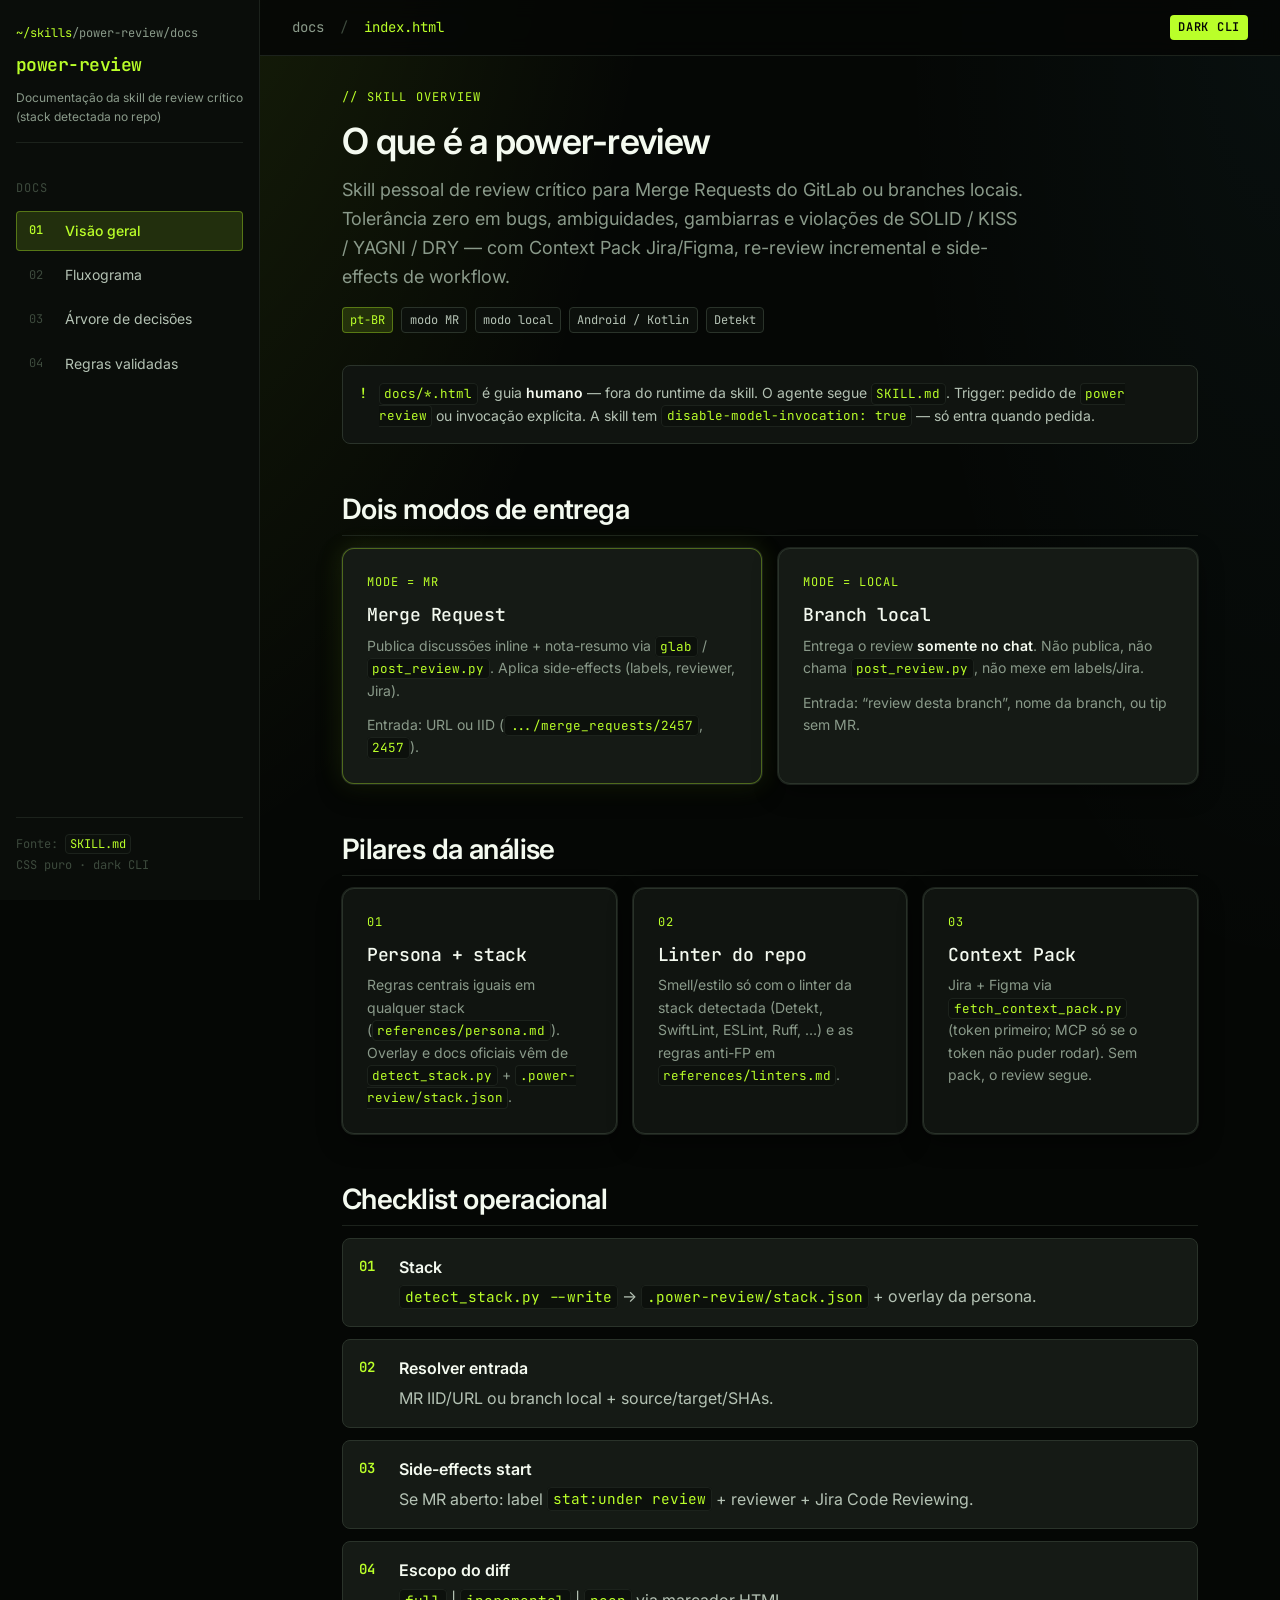
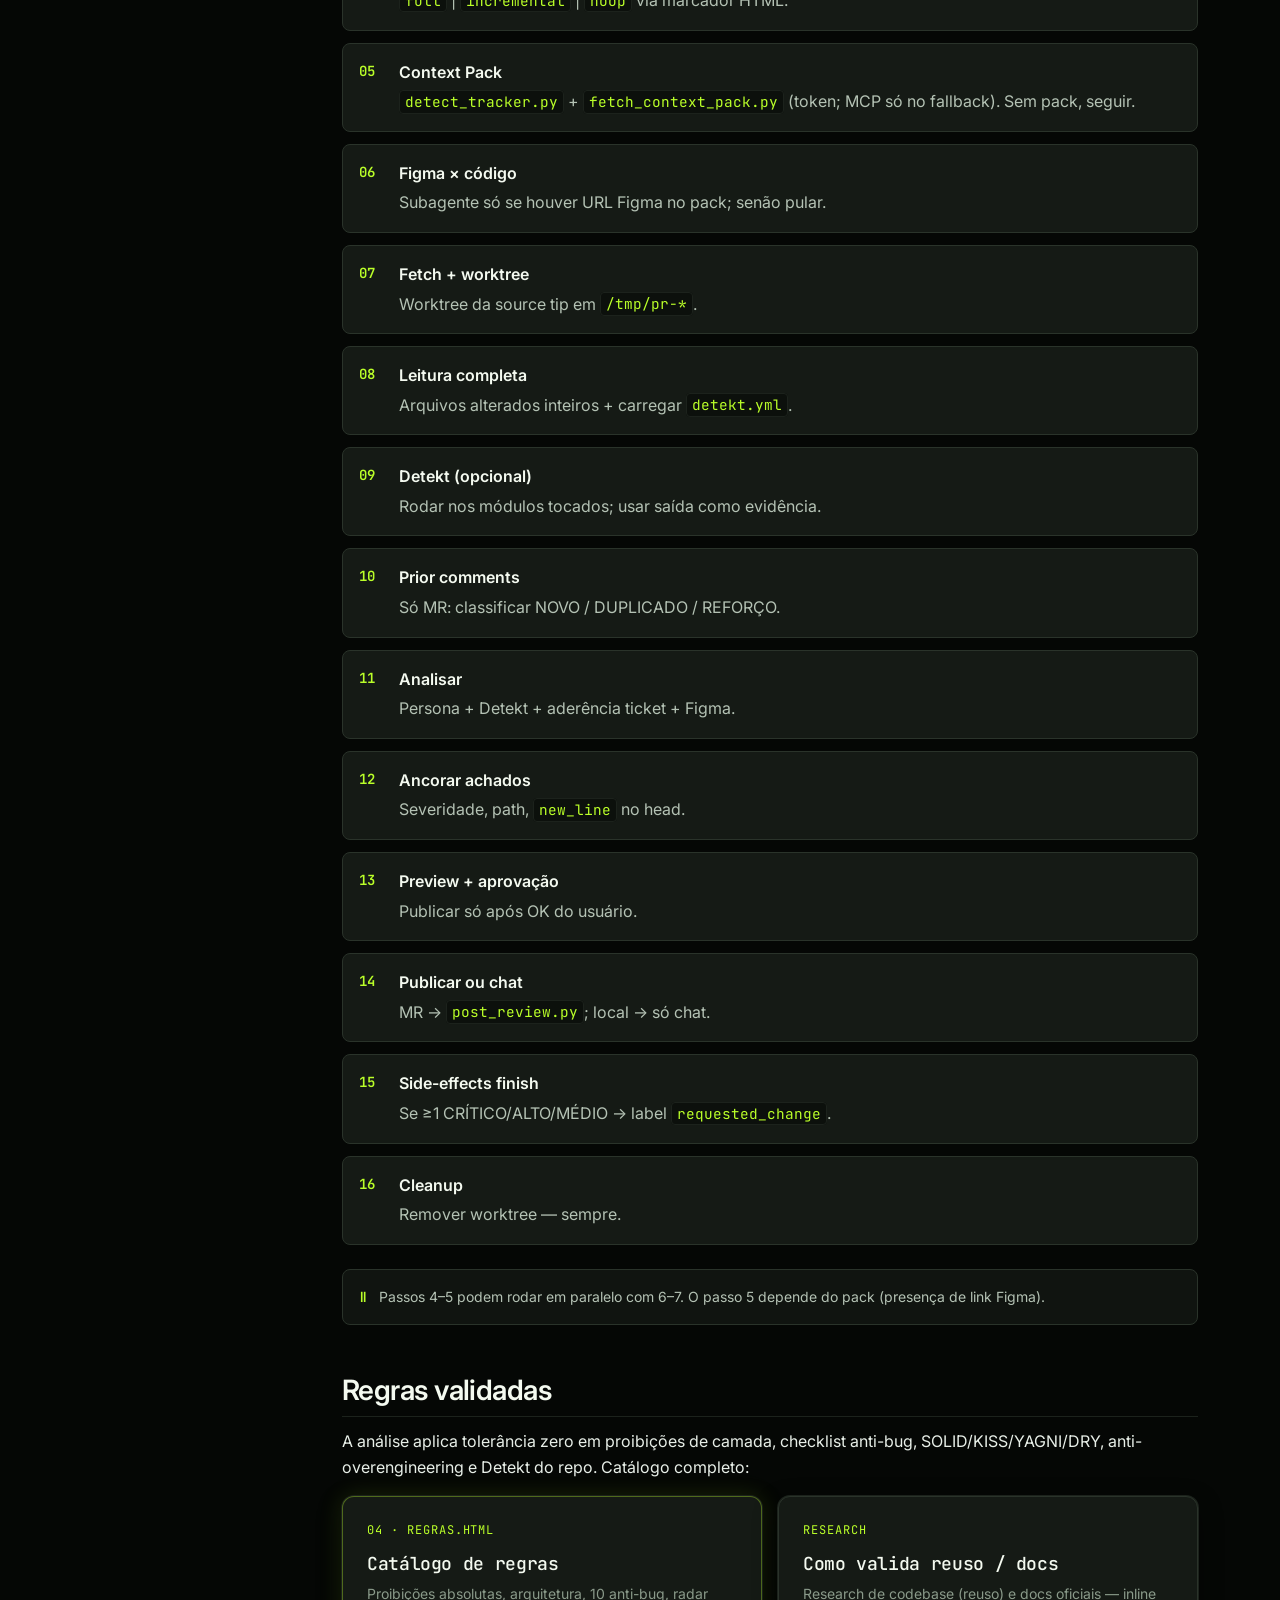
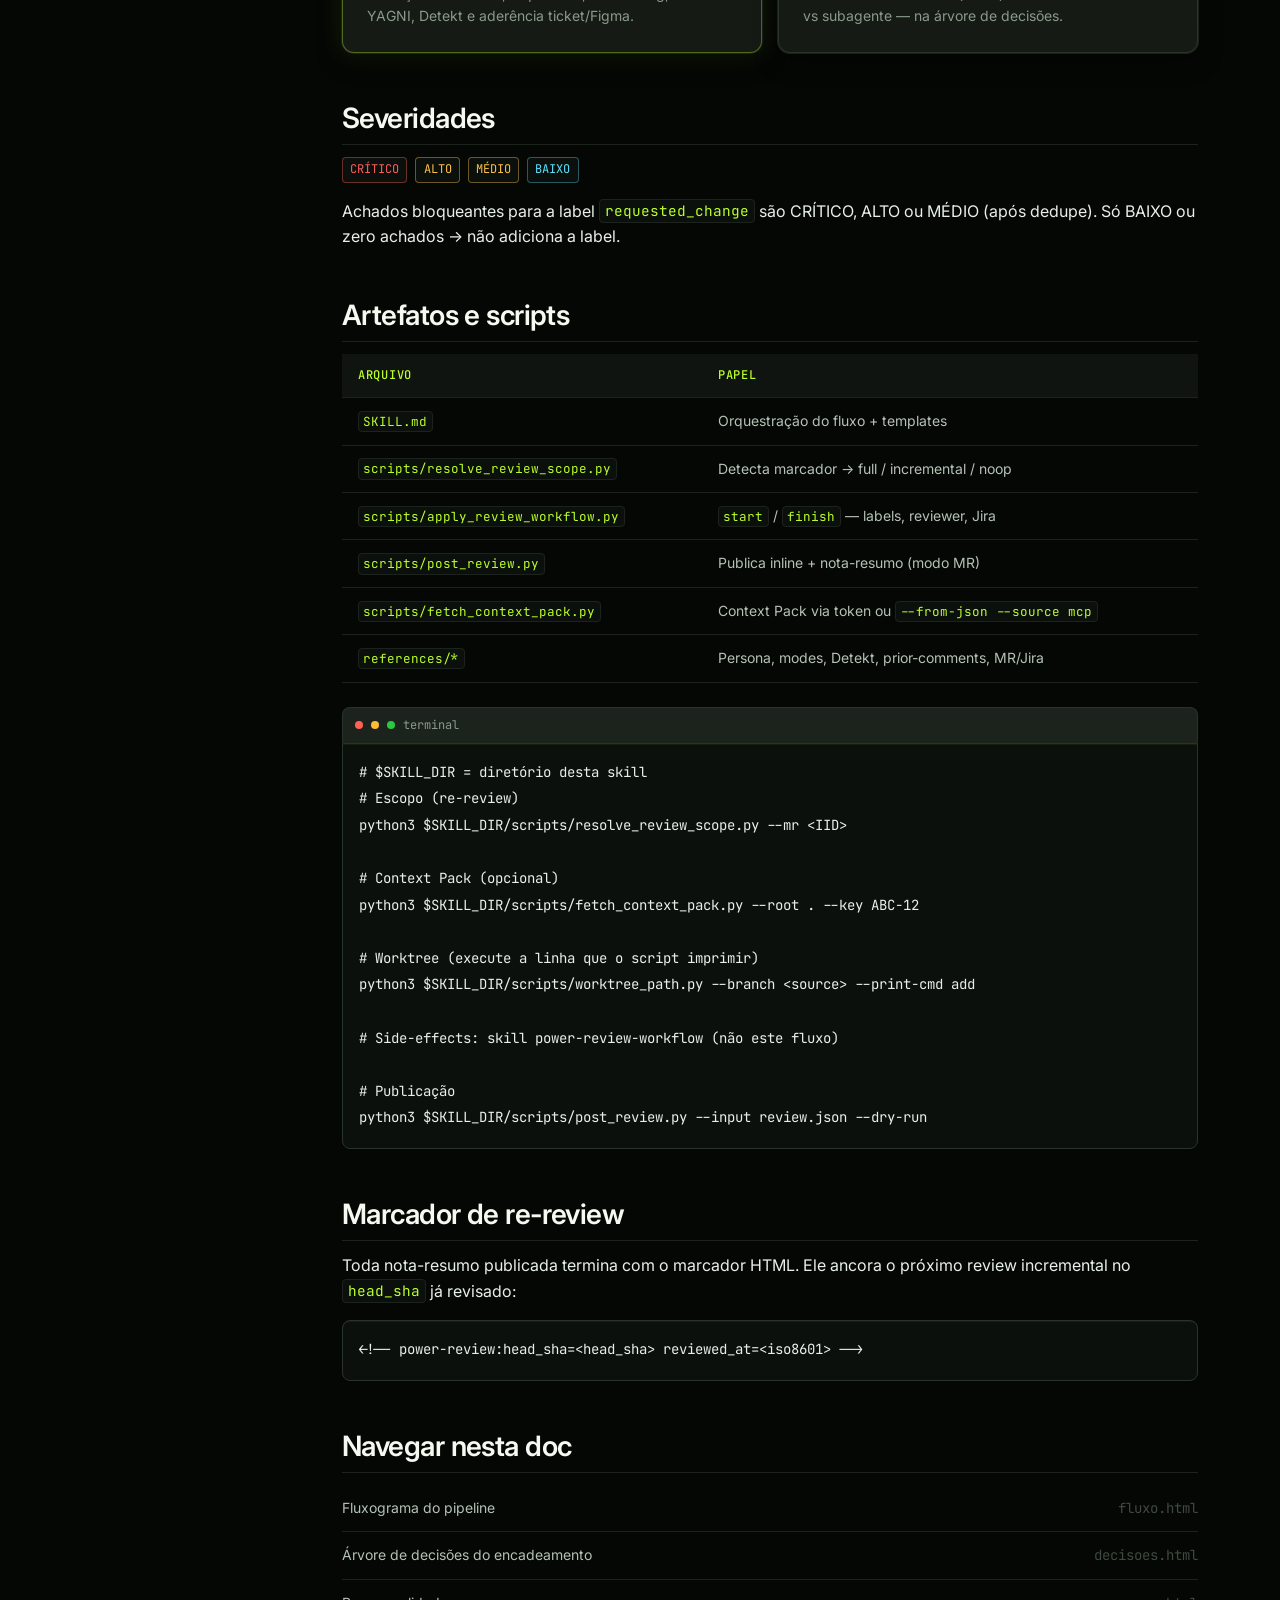
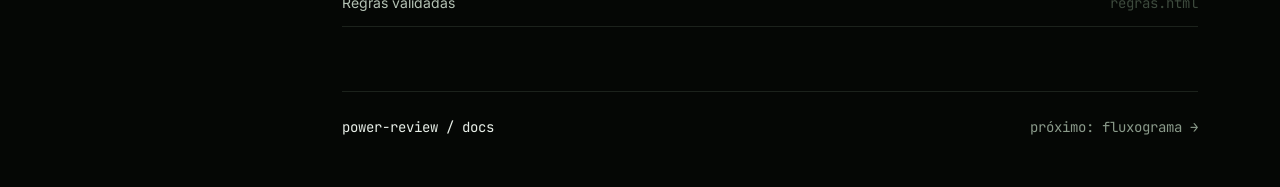
<file: skills/review/power-review/docs/index.html>
<!DOCTYPE html>
<html lang="pt-BR">
<head>
  <meta charset="UTF-8" />
  <meta name="viewport" content="width=device-width, initial-scale=1" />
  <title>power-review — visão geral</title>
  <link rel="preconnect" href="https://fonts.googleapis.com" />
  <link rel="preconnect" href="https://fonts.gstatic.com" crossorigin />
  <link href="https://fonts.googleapis.com/css2?family=Inter:wght@400;500;600;700&family=JetBrains+Mono:wght@400;500;600&display=swap" rel="stylesheet" />
  <link rel="stylesheet" href="assets/css/styles.css" />
</head>
<body>
  <div class="shell">
    <!-- NAV: manter igual em todas as páginas -->
    <aside class="sidebar">
      <div class="brand">
        <div class="brand__prompt"><span>~/skills</span>/power-review/docs</div>
        <div class="brand__title">power-review</div>
        <div class="brand__sub">Documentação da skill de review crítico (stack detectada no repo)</div>
      </div>

      <nav class="nav" aria-label="Documentação">
        <div class="nav__label">docs</div>
        <a class="nav__link is-active" href="index.html">
          <span class="nav__idx">01</span> Visão geral
        </a>
        <a class="nav__link" href="fluxo.html">
          <span class="nav__idx">02</span> Fluxograma
        </a>
        <a class="nav__link" href="decisoes.html">
          <span class="nav__idx">03</span> Árvore de decisões
        </a>
        <a class="nav__link" href="regras.html">
          <span class="nav__idx">04</span> Regras validadas
        </a>
      </nav>

      <div class="sidebar__foot">
        Fonte: <code>SKILL.md</code><br />
        CSS puro · dark CLI
      </div>
    </aside>

    <div class="main">
      <header class="topbar">
        <div class="topbar__path">
          docs <span class="sep">/</span> <span class="file">index.html</span>
        </div>
        <span class="topbar__badge">dark cli</span>
      </header>

      <main class="content">
        <header class="page-header">
          <div class="page-header__kicker">// skill overview</div>
          <h1>O que é a power-review</h1>
          <p class="lead">
            Skill pessoal de review crítico para Merge Requests do GitLab ou branches locais.
            Tolerância zero em bugs, ambiguidades, gambiarras e violações de SOLID / KISS / YAGNI / DRY —
            com Context Pack Jira/Figma, re-review incremental e side-effects de workflow.
          </p>
          <div class="tag-row">
            <span class="tag tag--lime">pt-BR</span>
            <span class="tag">modo MR</span>
            <span class="tag">modo local</span>
            <span class="tag">Android / Kotlin</span>
            <span class="tag">Detekt</span>
          </div>
        </header>

        <div class="callout">
          <div class="callout__icon">!</div>
          <p>
            <code>docs/*.html</code> é guia <strong>humano</strong> — fora do runtime
            da skill. O agente segue <code>SKILL.md</code>.
            Trigger: pedido de <code>power review</code> ou invocação explícita.
            A skill tem <code>disable-model-invocation: true</code> — só entra quando pedida.
          </p>
        </div>

        <section id="modos">
          <h2>Dois modos de entrega</h2>
          <div class="grid grid--2">
            <article class="card card--accent">
              <div class="card__meta">mode = mr</div>
              <h3 class="card__title">Merge Request</h3>
              <p class="card__body">
                Publica discussões inline + nota-resumo via <code>glab</code> /
                <code>post_review.py</code>. Aplica side-effects (labels, reviewer, Jira).
              </p>
              <p class="card__body">
                Entrada: URL ou IID (<code>.../merge_requests/2457</code>, <code>2457</code>).
              </p>
            </article>
            <article class="card">
              <div class="card__meta">mode = local</div>
              <h3 class="card__title">Branch local</h3>
              <p class="card__body">
                Entrega o review <strong>somente no chat</strong>. Não publica, não chama
                <code>post_review.py</code>, não mexe em labels/Jira.
              </p>
              <p class="card__body">
                Entrada: “review desta branch”, nome da branch, ou tip sem MR.
              </p>
            </article>
          </div>
        </section>

        <section id="pilares">
          <h2>Pilares da análise</h2>
          <div class="grid grid--3">
            <article class="card card--soft">
              <div class="card__meta">01</div>
              <h3 class="card__title">Persona + stack</h3>
              <p class="card__body">
                Regras centrais iguais em qualquer stack
                (<code>references/persona.md</code>). Overlay e docs oficiais
                vêm de <code>detect_stack.py</code> +
                <code>.power-review/stack.json</code>.
              </p>
            </article>
            <article class="card card--soft">
              <div class="card__meta">02</div>
              <h3 class="card__title">Linter do repo</h3>
              <p class="card__body">
                Smell/estilo só com o linter da stack detectada (Detekt, SwiftLint,
                ESLint, Ruff, …) e as regras anti-FP em
                <code>references/linters.md</code>.
              </p>
            </article>
            <article class="card card--soft">
              <div class="card__meta">03</div>
              <h3 class="card__title">Context Pack</h3>
              <p class="card__body">
                Jira + Figma via <code>fetch_context_pack.py</code> (token primeiro;
                MCP só se o token não puder rodar). Sem pack, o review segue.
              </p>
            </article>
          </div>
        </section>

        <section id="checklist">
          <h2>Checklist operacional</h2>
          <ol class="steps">
            <li>
              <strong>Stack</strong>
              <code>detect_stack.py --write</code> →
              <code>.power-review/stack.json</code> + overlay da persona.
            </li>
            <li>
              <strong>Resolver entrada</strong>
              MR IID/URL ou branch local + source/target/SHAs.
            </li>
            <li>
              <strong>Side-effects start</strong>
              Se MR aberto: label <code>stat:under review</code> + reviewer + Jira Code Reviewing.
            </li>
            <li>
              <strong>Escopo do diff</strong>
              <code>full</code> | <code>incremental</code> | <code>noop</code> via marcador HTML.
            </li>
            <li>
              <strong>Context Pack</strong>
              <code>detect_tracker.py</code> + <code>fetch_context_pack.py</code>
              (token; MCP só no fallback). Sem pack, seguir.
            </li>
            <li>
              <strong>Figma × código</strong>
              Subagente só se houver URL Figma no pack; senão pular.
            </li>
            <li>
              <strong>Fetch + worktree</strong>
              Worktree da source tip em <code>/tmp/pr-*</code>.
            </li>
            <li>
              <strong>Leitura completa</strong>
              Arquivos alterados inteiros + carregar <code>detekt.yml</code>.
            </li>
            <li>
              <strong>Detekt (opcional)</strong>
              Rodar nos módulos tocados; usar saída como evidência.
            </li>
            <li>
              <strong>Prior comments</strong>
              Só MR: classificar NOVO / DUPLICADO / REFORÇO.
            </li>
            <li>
              <strong>Analisar</strong>
              Persona + Detekt + aderência ticket + Figma.
            </li>
            <li>
              <strong>Ancorar achados</strong>
              Severidade, path, <code>new_line</code> no head.
            </li>
            <li>
              <strong>Preview + aprovação</strong>
              Publicar só após OK do usuário.
            </li>
            <li>
              <strong>Publicar ou chat</strong>
              MR → <code>post_review.py</code>; local → só chat.
            </li>
            <li>
              <strong>Side-effects finish</strong>
              Se ≥1 CRÍTICO/ALTO/MÉDIO → label <code>requested_change</code>.
            </li>
            <li>
              <strong>Cleanup</strong>
              Remover worktree — sempre.
            </li>
          </ol>
          <div class="callout">
            <div class="callout__icon">∥</div>
            <p>
              Passos 4–5 podem rodar em paralelo com 6–7. O passo 5 depende do pack
              (presença de link Figma).
            </p>
          </div>
        </section>

        <section id="regras">
          <h2>Regras validadas</h2>
          <p>
            A análise aplica tolerância zero em proibições de camada, checklist anti-bug,
            SOLID/KISS/YAGNI/DRY, anti-overengineering e Detekt do repo.
            Catálogo completo:
          </p>
          <div class="grid grid--2">
            <a class="card card--accent" href="regras.html" style="display: block; color: inherit;">
              <div class="card__meta">04 · regras.html</div>
              <h3 class="card__title">Catálogo de regras</h3>
              <p class="card__body">
                Proibições absolutas, arquitetura, 10 anti-bug, radar YAGNI, Detekt e aderência ticket/Figma.
              </p>
            </a>
            <a class="card" href="decisoes.html#d-research-code" style="display: block; color: inherit;">
              <div class="card__meta">research</div>
              <h3 class="card__title">Como valida reuso / docs</h3>
              <p class="card__body">
                Research de codebase (reuso) e docs oficiais — inline vs subagente — na árvore de decisões.
              </p>
            </a>
          </div>
        </section>

        <section id="severidades">
          <h2>Severidades</h2>
          <div class="tag-row">
            <span class="tag tag--red">CRÍTICO</span>
            <span class="tag tag--amber">ALTO</span>
            <span class="tag tag--amber">MÉDIO</span>
            <span class="tag tag--cyan">BAIXO</span>
          </div>
          <p>
            Achados bloqueantes para a label <code>requested_change</code> são
            CRÍTICO, ALTO ou MÉDIO (após dedupe). Só BAIXO ou zero achados → não adiciona a label.
          </p>
        </section>

        <section id="artefatos">
          <h2>Artefatos e scripts</h2>
          <table>
            <thead>
              <tr>
                <th>Arquivo</th>
                <th>Papel</th>
              </tr>
            </thead>
            <tbody>
              <tr>
                <td><code>SKILL.md</code></td>
                <td>Orquestração do fluxo + templates</td>
              </tr>
              <tr>
                <td><code>scripts/resolve_review_scope.py</code></td>
                <td>Detecta marcador → full / incremental / noop</td>
              </tr>
              <tr>
                <td><code>scripts/apply_review_workflow.py</code></td>
                <td><code>start</code> / <code>finish</code> — labels, reviewer, Jira</td>
              </tr>
              <tr>
                <td><code>scripts/post_review.py</code></td>
                <td>Publica inline + nota-resumo (modo MR)</td>
              </tr>
              <tr>
                <td><code>scripts/fetch_context_pack.py</code></td>
                <td>Context Pack via token ou <code>--from-json --source mcp</code></td>
              </tr>
              <tr>
                <td><code>references/*</code></td>
                <td>Persona, modes, Detekt, prior-comments, MR/Jira</td>
              </tr>
            </tbody>
          </table>

          <div class="cli-block">
            <div class="cli-block__bar">
              <span class="cli-block__dot"></span>
              <span class="cli-block__dot"></span>
              <span class="cli-block__dot"></span>
              terminal
            </div>
            <pre><code># $SKILL_DIR = diretório desta skill
# Escopo (re-review)
python3 $SKILL_DIR/scripts/resolve_review_scope.py --mr &lt;IID&gt;

# Context Pack (opcional)
python3 $SKILL_DIR/scripts/fetch_context_pack.py --root . --key ABC-12

# Worktree (execute a linha que o script imprimir)
python3 $SKILL_DIR/scripts/worktree_path.py --branch &lt;source&gt; --print-cmd add

# Side-effects: skill power-review-workflow (não este fluxo)

# Publicação
python3 $SKILL_DIR/scripts/post_review.py --input review.json --dry-run</code></pre>
          </div>
        </section>

        <section id="marcador">
          <h2>Marcador de re-review</h2>
          <p>
            Toda nota-resumo publicada termina com o marcador HTML. Ele ancora o próximo
            review incremental no <code>head_sha</code> já revisado:
          </p>
          <pre><code>&lt;!-- power-review:head_sha=&lt;head_sha&gt; reviewed_at=&lt;iso8601&gt; --&gt;</code></pre>
        </section>

        <section id="navegacao">
          <h2>Navegar nesta doc</h2>
          <ul class="toc">
            <li>
              <a href="fluxo.html">
                Fluxograma do pipeline
                <span class="toc__hash">fluxo.html</span>
              </a>
            </li>
            <li>
              <a href="decisoes.html">
                Árvore de decisões do encadeamento
                <span class="toc__hash">decisoes.html</span>
              </a>
            </li>
            <li>
              <a href="regras.html">
                Regras validadas
                <span class="toc__hash">regras.html</span>
              </a>
            </li>
          </ul>
        </section>

        <footer class="page-footer">
          <span>power-review / docs</span>
          <a href="fluxo.html">próximo: fluxograma →</a>
        </footer>
      </main>
    </div>
  </div>
</body>
</html>
</file>
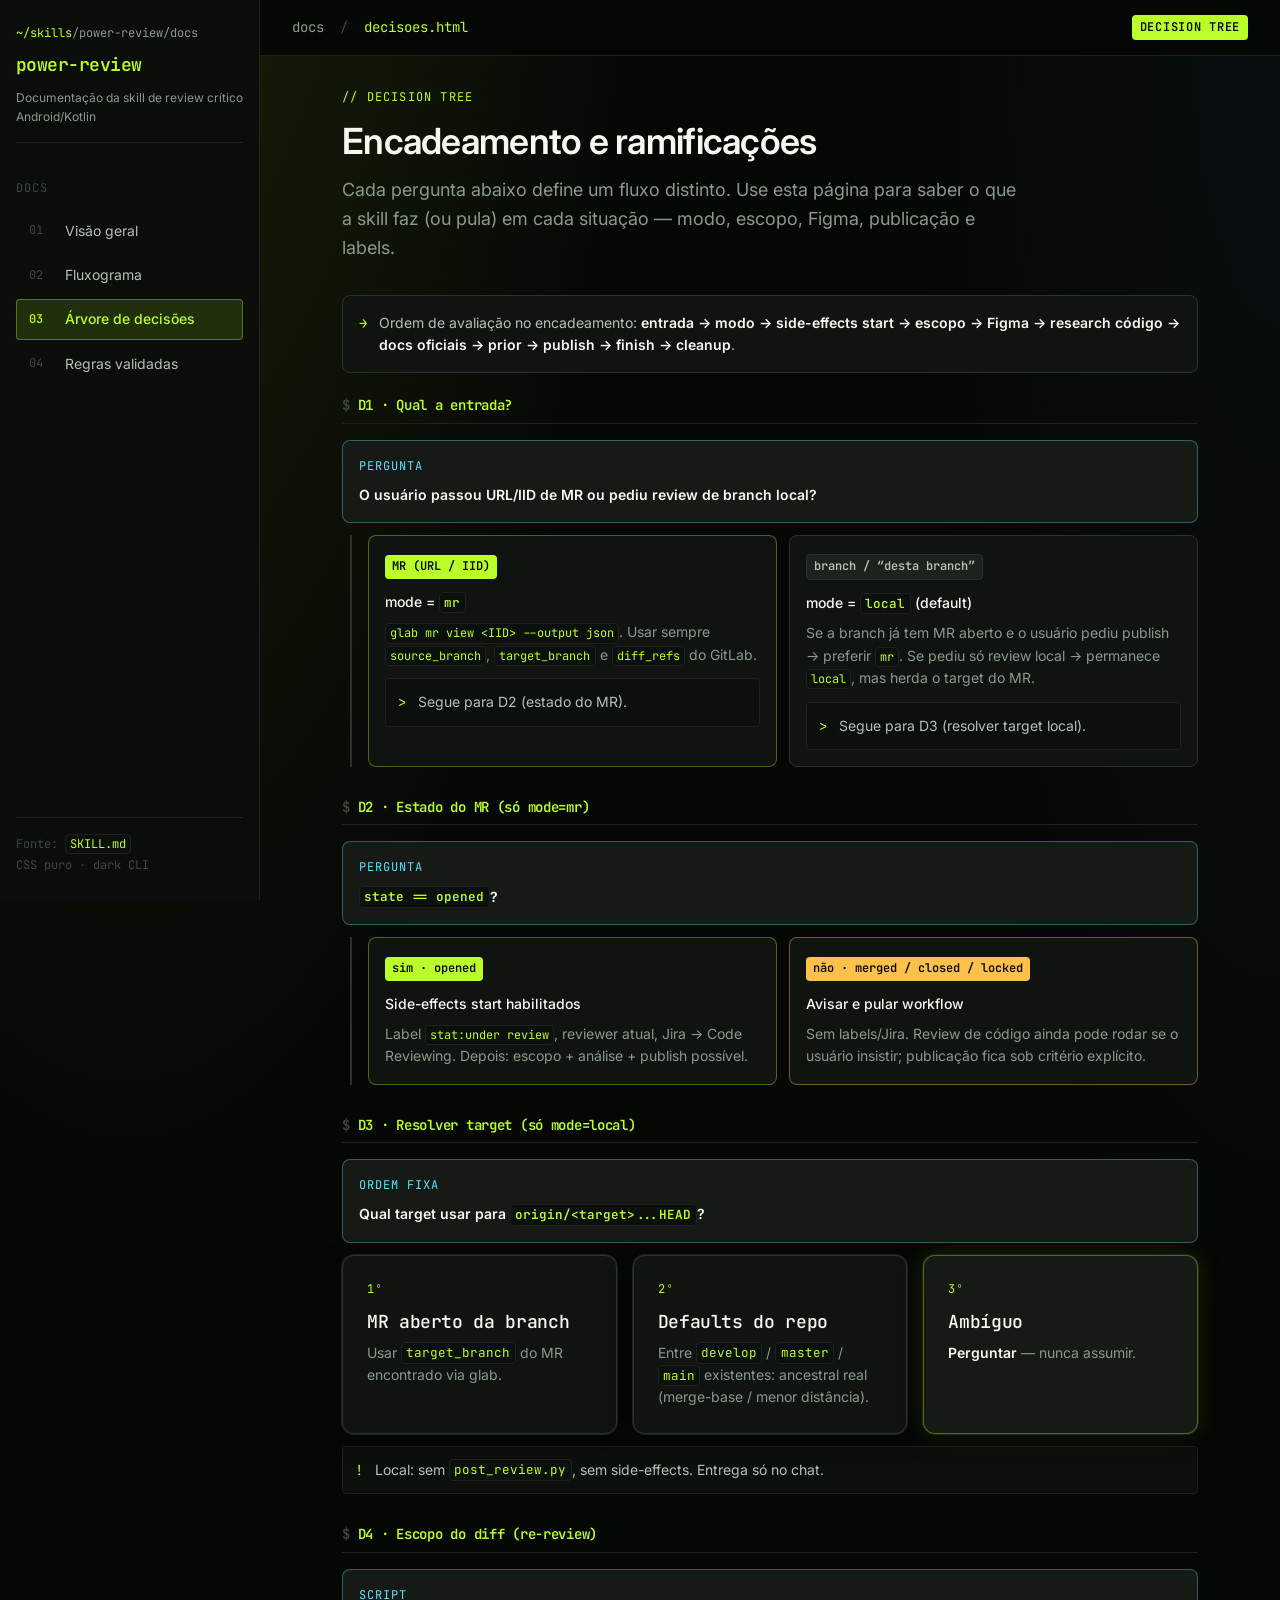
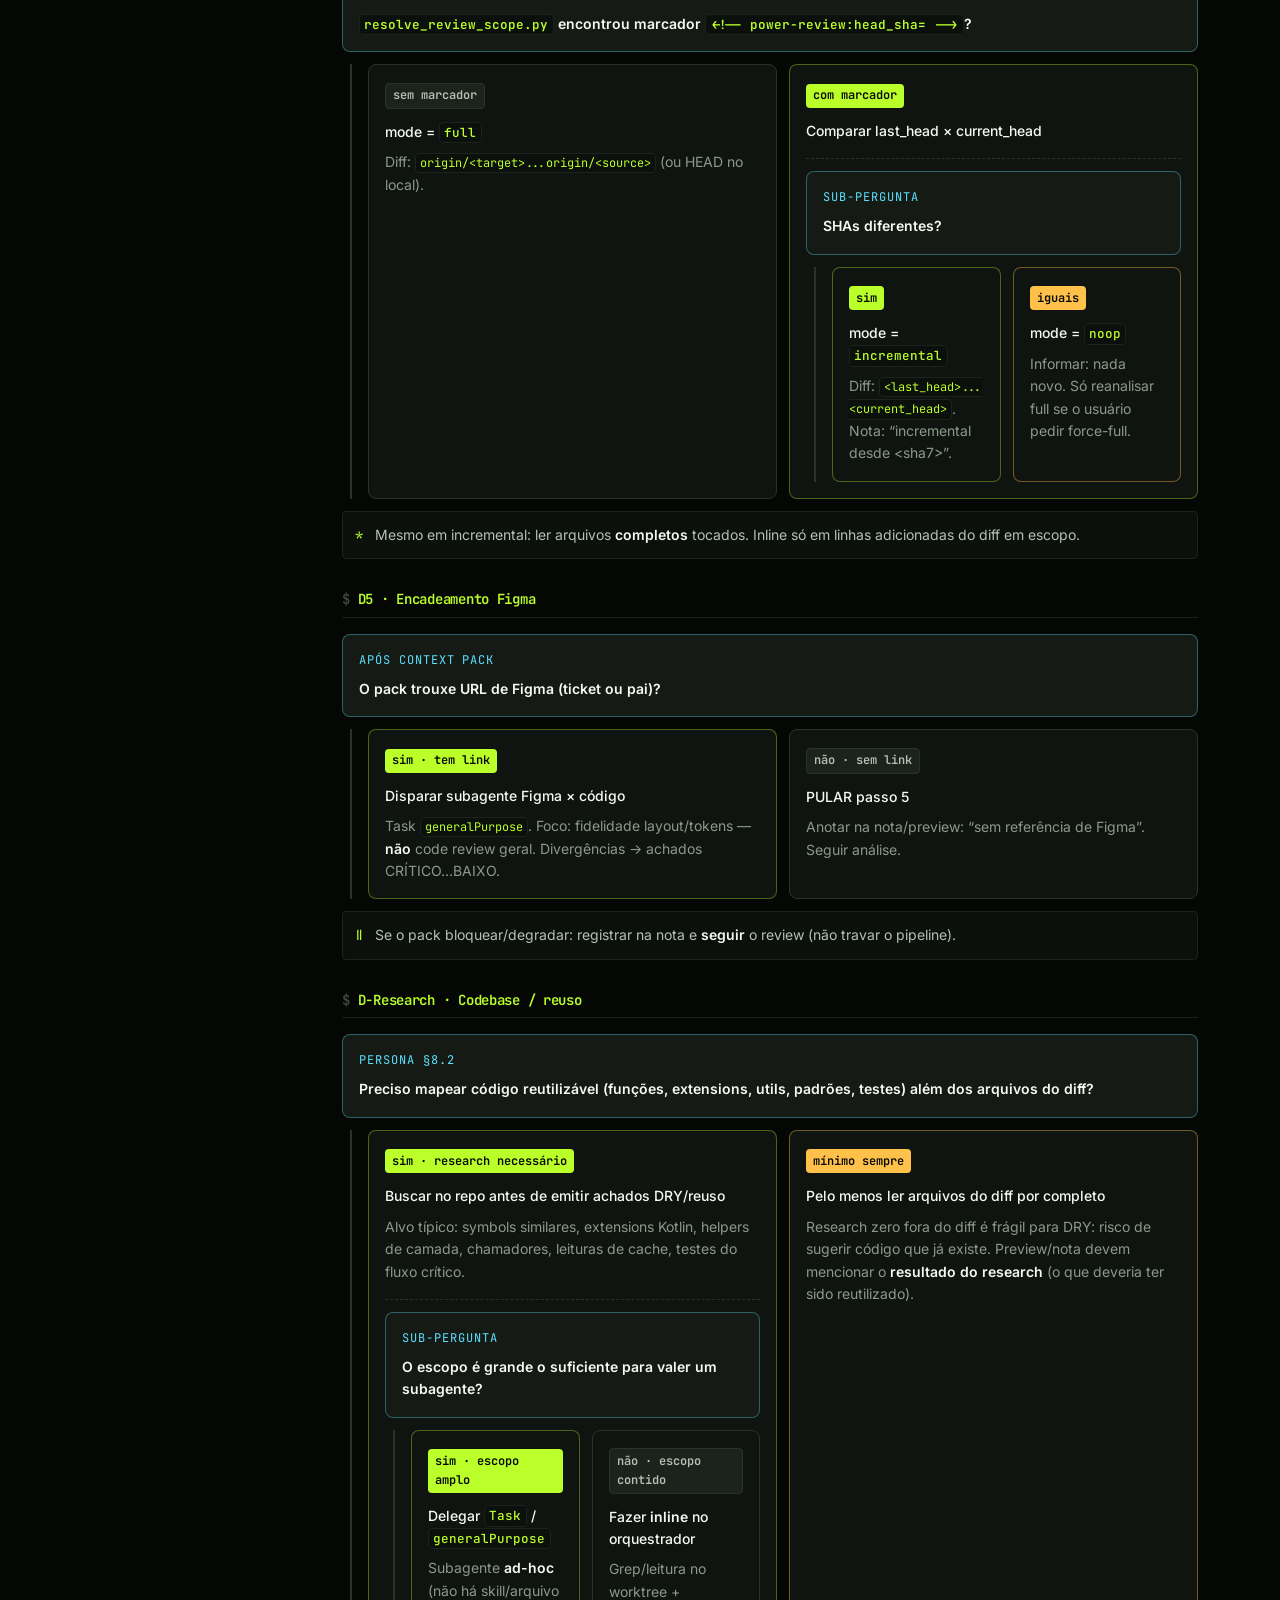
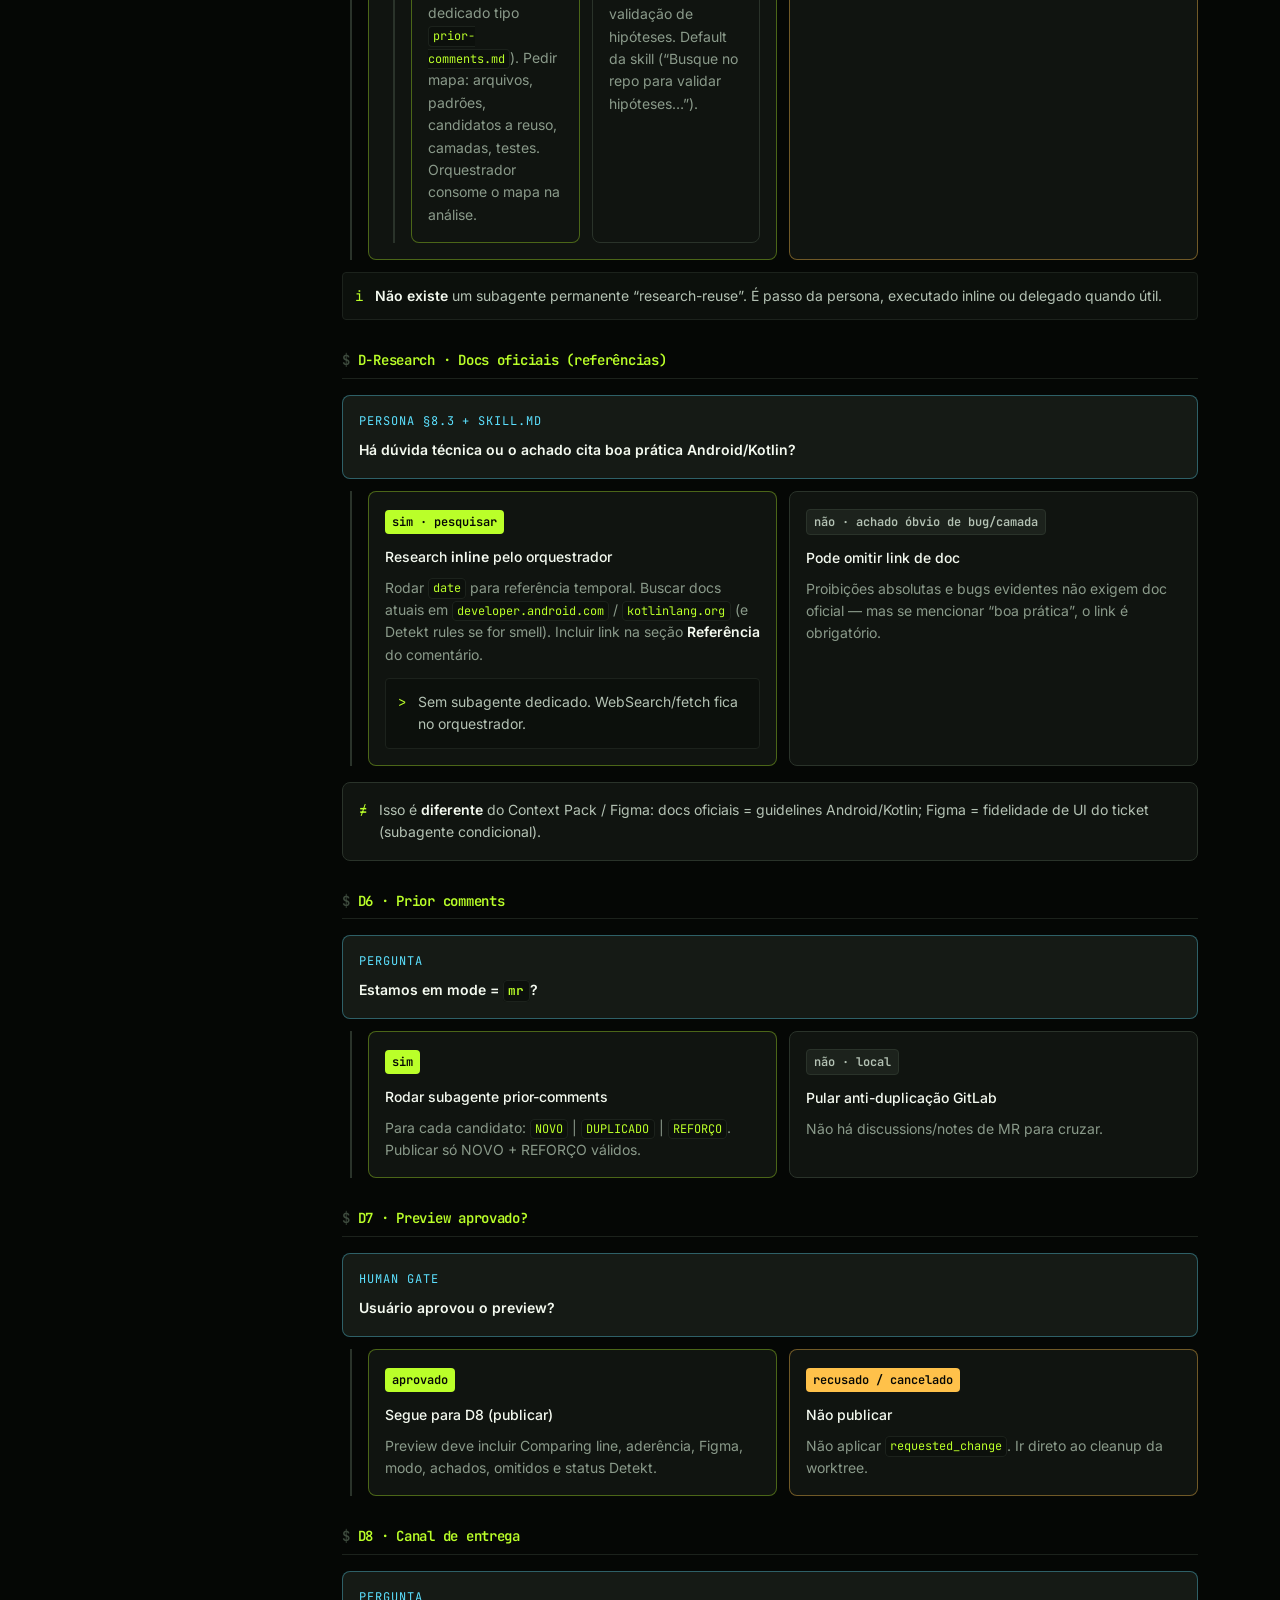
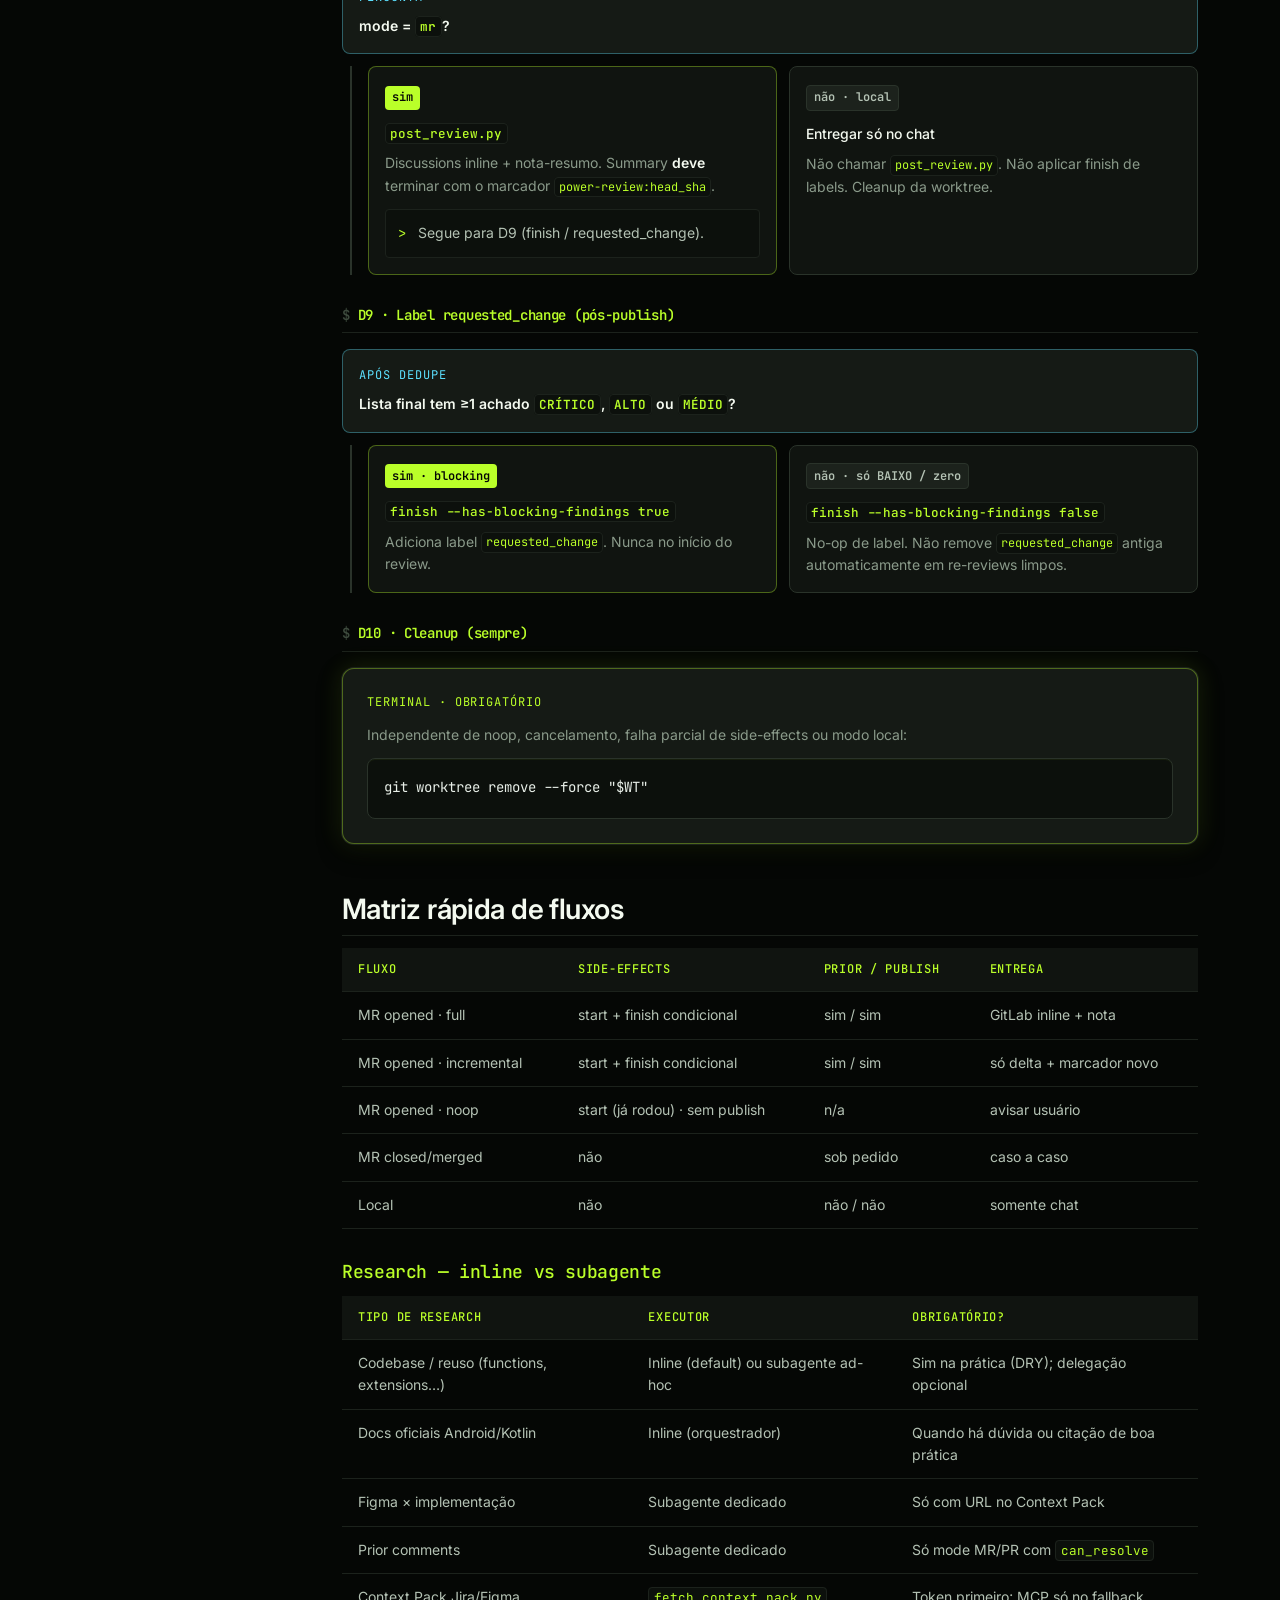
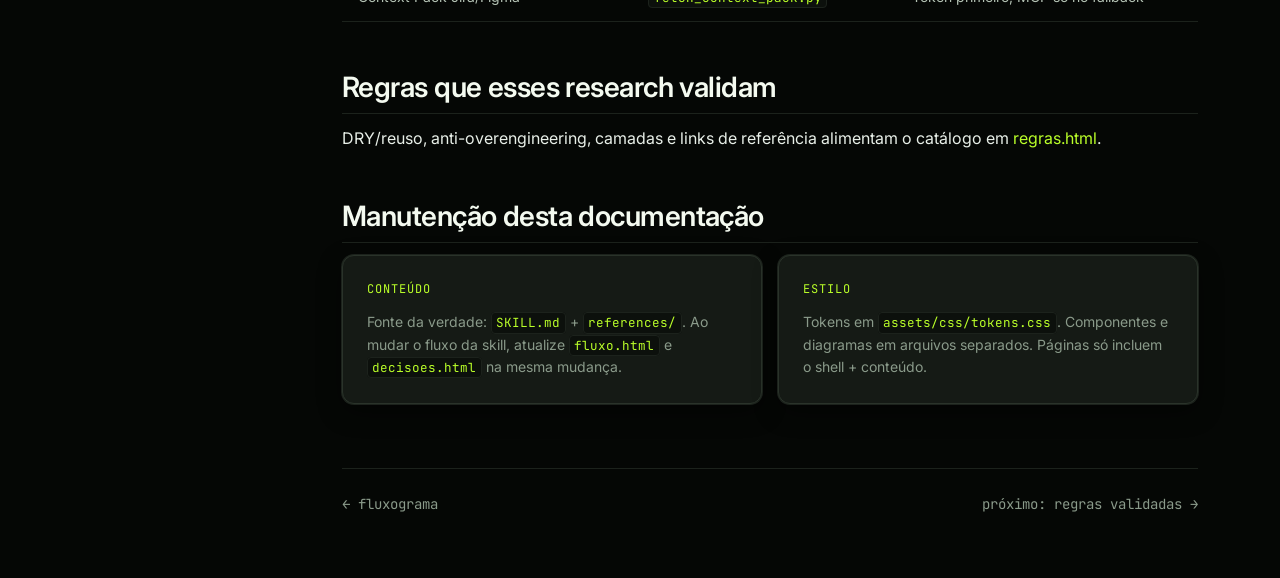
<file: skills/review/power-review/docs/decisoes.html>
<!DOCTYPE html>
<html lang="pt-BR">
<head>
  <meta charset="UTF-8" />
  <meta name="viewport" content="width=device-width, initial-scale=1" />
  <title>power-review — árvore de decisões</title>
  <link rel="preconnect" href="https://fonts.googleapis.com" />
  <link rel="preconnect" href="https://fonts.gstatic.com" crossorigin />
  <link href="https://fonts.googleapis.com/css2?family=Inter:wght@400;500;600;700&family=JetBrains+Mono:wght@400;500;600&display=swap" rel="stylesheet" />
  <link rel="stylesheet" href="assets/css/styles.css" />
</head>
<body>
  <div class="shell">
    <aside class="sidebar">
      <div class="brand">
        <div class="brand__prompt"><span>~/skills</span>/power-review/docs</div>
        <div class="brand__title">power-review</div>
        <div class="brand__sub">Documentação da skill de review crítico Android/Kotlin</div>
      </div>

      <nav class="nav" aria-label="Documentação">
        <div class="nav__label">docs</div>
        <a class="nav__link" href="index.html">
          <span class="nav__idx">01</span> Visão geral
        </a>
        <a class="nav__link" href="fluxo.html">
          <span class="nav__idx">02</span> Fluxograma
        </a>
        <a class="nav__link is-active" href="decisoes.html">
          <span class="nav__idx">03</span> Árvore de decisões
        </a>
        <a class="nav__link" href="regras.html">
          <span class="nav__idx">04</span> Regras validadas
        </a>
      </nav>

      <div class="sidebar__foot">
        Fonte: <code>SKILL.md</code><br />
        CSS puro · dark CLI
      </div>
    </aside>

    <div class="main">
      <header class="topbar">
        <div class="topbar__path">
          docs <span class="sep">/</span> <span class="file">decisoes.html</span>
        </div>
        <span class="topbar__badge">decision tree</span>
      </header>

      <main class="content">
        <header class="page-header">
          <div class="page-header__kicker">// decision tree</div>
          <h1>Encadeamento e ramificações</h1>
          <p class="lead">
            Cada pergunta abaixo define um fluxo distinto. Use esta página para saber
            o que a skill faz (ou pula) em cada situação — modo, escopo, Figma, publicação e labels.
          </p>
        </header>

        <div class="callout">
          <div class="callout__icon">→</div>
          <p>
            Ordem de avaliação no encadeamento:
            <strong>entrada → modo → side-effects start → escopo → Figma → research código → docs oficiais → prior → publish → finish → cleanup</strong>.
          </p>
        </div>

        <div class="tree">
          <!-- D1 Entrada -->
          <section class="tree__section" id="d1-entrada">
            <h2 class="tree__section-title">D1 · Qual a entrada?</h2>
            <div class="tree-node">
              <div class="tree-q">
                <div class="tree-q__label">pergunta</div>
                <p class="tree-q__text">O usuário passou URL/IID de MR ou pediu review de branch local?</p>
              </div>
              <div class="tree-branches">
                <div class="tree-branch tree-branch--yes">
                  <div class="tree-branch__edge">MR (URL / IID)</div>
                  <p class="tree-branch__action">mode = <code>mr</code></p>
                  <p class="tree-branch__detail">
                    <code>glab mr view &lt;IID&gt; --output json</code>.
                    Usar sempre <code>source_branch</code>, <code>target_branch</code> e
                    <code>diff_refs</code> do GitLab.
                  </p>
                  <div class="tree-leaf">
                    <span class="tree-leaf__icon">&gt;</span>
                    <p>Segue para D2 (estado do MR).</p>
                  </div>
                </div>
                <div class="tree-branch tree-branch--no">
                  <div class="tree-branch__edge">branch / “desta branch”</div>
                  <p class="tree-branch__action">mode = <code>local</code> (default)</p>
                  <p class="tree-branch__detail">
                    Se a branch já tem MR aberto e o usuário pediu publish → preferir
                    <code>mr</code>. Se pediu só review local → permanece <code>local</code>,
                    mas herda o target do MR.
                  </p>
                  <div class="tree-leaf">
                    <span class="tree-leaf__icon">&gt;</span>
                    <p>Segue para D3 (resolver target local).</p>
                  </div>
                </div>
              </div>
            </div>
          </section>

          <!-- D2 Estado MR -->
          <section class="tree__section" id="d2-estado-mr">
            <h2 class="tree__section-title">D2 · Estado do MR (só mode=mr)</h2>
            <div class="tree-node">
              <div class="tree-q">
                <div class="tree-q__label">pergunta</div>
                <p class="tree-q__text"><code>state == opened</code>?</p>
              </div>
              <div class="tree-branches">
                <div class="tree-branch tree-branch--yes">
                  <div class="tree-branch__edge">sim · opened</div>
                  <p class="tree-branch__action">Side-effects start habilitados</p>
                  <p class="tree-branch__detail">
                    Label <code>stat:under review</code>, reviewer atual,
                    Jira → Code Reviewing. Depois: escopo + análise + publish possível.
                  </p>
                </div>
                <div class="tree-branch tree-branch--warn">
                  <div class="tree-branch__edge">não · merged / closed / locked</div>
                  <p class="tree-branch__action">Avisar e pular workflow</p>
                  <p class="tree-branch__detail">
                    Sem labels/Jira. Review de código ainda pode rodar se o usuário insistir;
                    publicação fica sob critério explícito.
                  </p>
                </div>
              </div>
            </div>
          </section>

          <!-- D3 Target local -->
          <section class="tree__section" id="d3-target-local">
            <h2 class="tree__section-title">D3 · Resolver target (só mode=local)</h2>
            <div class="tree-node">
              <div class="tree-q">
                <div class="tree-q__label">ordem fixa</div>
                <p class="tree-q__text">Qual target usar para <code>origin/&lt;target&gt;...HEAD</code>?</p>
              </div>
              <div class="grid grid--3" style="margin-top: var(--space-3);">
                <article class="card card--soft">
                  <div class="card__meta">1º</div>
                  <h3 class="card__title">MR aberto da branch</h3>
                  <p class="card__body">Usar <code>target_branch</code> do MR encontrado via glab.</p>
                </article>
                <article class="card card--soft">
                  <div class="card__meta">2º</div>
                  <h3 class="card__title">Defaults do repo</h3>
                  <p class="card__body">
                    Entre <code>develop</code> / <code>master</code> / <code>main</code>
                    existentes: ancestral real (merge-base / menor distância).
                  </p>
                </article>
                <article class="card card--accent">
                  <div class="card__meta">3º</div>
                  <h3 class="card__title">Ambíguo</h3>
                  <p class="card__body"><strong>Perguntar</strong> — nunca assumir.</p>
                </article>
              </div>
              <div class="tree-leaf">
                <span class="tree-leaf__icon">!</span>
                <p>Local: sem <code>post_review.py</code>, sem side-effects. Entrega só no chat.</p>
              </div>
            </div>
          </section>

          <!-- D4 Escopo -->
          <section class="tree__section" id="d4-escopo">
            <h2 class="tree__section-title">D4 · Escopo do diff (re-review)</h2>
            <div class="tree-node">
              <div class="tree-q">
                <div class="tree-q__label">script</div>
                <p class="tree-q__text">
                  <code>resolve_review_scope.py</code> encontrou marcador
                  <code>&lt;!-- power-review:head_sha= --&gt;</code>?
                </p>
              </div>
              <div class="tree-branches">
                <div class="tree-branch tree-branch--no">
                  <div class="tree-branch__edge">sem marcador</div>
                  <p class="tree-branch__action">mode = <code>full</code></p>
                  <p class="tree-branch__detail">
                    Diff: <code>origin/&lt;target&gt;...origin/&lt;source&gt;</code> (ou HEAD no local).
                  </p>
                </div>
                <div class="tree-branch tree-branch--yes">
                  <div class="tree-branch__edge">com marcador</div>
                  <p class="tree-branch__action">Comparar last_head × current_head</p>
                  <div class="tree-nested">
                    <div class="tree-q">
                      <div class="tree-q__label">sub-pergunta</div>
                      <p class="tree-q__text">SHAs diferentes?</p>
                    </div>
                    <div class="tree-branches">
                      <div class="tree-branch tree-branch--yes">
                        <div class="tree-branch__edge">sim</div>
                        <p class="tree-branch__action">mode = <code>incremental</code></p>
                        <p class="tree-branch__detail">
                          Diff: <code>&lt;last_head&gt;...&lt;current_head&gt;</code>.
                          Nota: “incremental desde &lt;sha7&gt;”.
                        </p>
                      </div>
                      <div class="tree-branch tree-branch--warn">
                        <div class="tree-branch__edge">iguais</div>
                        <p class="tree-branch__action">mode = <code>noop</code></p>
                        <p class="tree-branch__detail">
                          Informar: nada novo. Só reanalisar full se o usuário pedir force-full.
                        </p>
                      </div>
                    </div>
                  </div>
                </div>
              </div>
              <div class="tree-leaf">
                <span class="tree-leaf__icon">*</span>
                <p>
                  Mesmo em incremental: ler arquivos <strong>completos</strong> tocados.
                  Inline só em linhas adicionadas do diff em escopo.
                </p>
              </div>
            </div>
          </section>

          <!-- D5 Figma -->
          <section class="tree__section" id="d5-figma">
            <h2 class="tree__section-title">D5 · Encadeamento Figma</h2>
            <div class="tree-node">
              <div class="tree-q">
                <div class="tree-q__label">após Context Pack</div>
                <p class="tree-q__text">O pack trouxe URL de Figma (ticket ou pai)?</p>
              </div>
              <div class="tree-branches">
                <div class="tree-branch tree-branch--yes">
                  <div class="tree-branch__edge">sim · tem link</div>
                  <p class="tree-branch__action">Disparar subagente Figma × código</p>
                  <p class="tree-branch__detail">
                    Task <code>generalPurpose</code>. Foco: fidelidade layout/tokens —
                    <strong>não</strong> code review geral. Divergências → achados
                    CRÍTICO…BAIXO.
                  </p>
                </div>
                <div class="tree-branch tree-branch--no">
                  <div class="tree-branch__edge">não · sem link</div>
                  <p class="tree-branch__action">PULAR passo 5</p>
                  <p class="tree-branch__detail">
                    Anotar na nota/preview: “sem referência de Figma”. Seguir análise.
                  </p>
                </div>
              </div>
              <div class="tree-leaf">
                <span class="tree-leaf__icon">∥</span>
                <p>
                  Se o pack bloquear/degradar: registrar na nota e <strong>seguir</strong>
                  o review (não travar o pipeline).
                </p>
              </div>
            </div>
          </section>

          <!-- D-Research código / reuso -->
          <section class="tree__section" id="d-research-code">
            <h2 class="tree__section-title">D-Research · Codebase / reuso</h2>
            <div class="tree-node">
              <div class="tree-q">
                <div class="tree-q__label">persona §8.2</div>
                <p class="tree-q__text">
                  Preciso mapear código reutilizável (funções, extensions, utils, padrões, testes)
                  além dos arquivos do diff?
                </p>
              </div>
              <div class="tree-branches">
                <div class="tree-branch tree-branch--yes">
                  <div class="tree-branch__edge">sim · research necessário</div>
                  <p class="tree-branch__action">Buscar no repo antes de emitir achados DRY/reuso</p>
                  <p class="tree-branch__detail">
                    Alvo típico: symbols similares, extensions Kotlin, helpers de camada,
                    chamadores, leituras de cache, testes do fluxo crítico.
                  </p>
                  <div class="tree-nested">
                    <div class="tree-q">
                      <div class="tree-q__label">sub-pergunta</div>
                      <p class="tree-q__text">O escopo é grande o suficiente para valer um subagente?</p>
                    </div>
                    <div class="tree-branches">
                      <div class="tree-branch tree-branch--yes">
                        <div class="tree-branch__edge">sim · escopo amplo</div>
                        <p class="tree-branch__action">
                          Delegar <code>Task</code> / <code>generalPurpose</code>
                        </p>
                        <p class="tree-branch__detail">
                          Subagente <strong>ad-hoc</strong> (não há skill/arquivo dedicado tipo
                          <code>prior-comments.md</code>). Pedir mapa: arquivos, padrões,
                          candidatos a reuso, camadas, testes. Orquestrador consome o mapa na análise.
                        </p>
                      </div>
                      <div class="tree-branch tree-branch--no">
                        <div class="tree-branch__edge">não · escopo contido</div>
                        <p class="tree-branch__action">Fazer <strong>inline</strong> no orquestrador</p>
                        <p class="tree-branch__detail">
                          Grep/leitura no worktree + validação de hipóteses. Default da skill
                          (“Busque no repo para validar hipóteses…”).
                        </p>
                      </div>
                    </div>
                  </div>
                </div>
                <div class="tree-branch tree-branch--warn">
                  <div class="tree-branch__edge">mínimo sempre</div>
                  <p class="tree-branch__action">Pelo menos ler arquivos do diff por completo</p>
                  <p class="tree-branch__detail">
                    Research zero fora do diff é frágil para DRY: risco de sugerir código
                    que já existe. Preview/nota devem mencionar o <strong>resultado do research</strong>
                    (o que deveria ter sido reutilizado).
                  </p>
                </div>
              </div>
              <div class="tree-leaf">
                <span class="tree-leaf__icon">i</span>
                <p>
                  <strong>Não existe</strong> um subagente permanente “research-reuse”.
                  É passo da persona, executado inline ou delegado quando útil.
                </p>
              </div>
            </div>
          </section>

          <!-- D-Research docs -->
          <section class="tree__section" id="d-research-docs">
            <h2 class="tree__section-title">D-Research · Docs oficiais (referências)</h2>
            <div class="tree-node">
              <div class="tree-q">
                <div class="tree-q__label">persona §8.3 + SKILL.md</div>
                <p class="tree-q__text">
                  Há dúvida técnica ou o achado cita boa prática Android/Kotlin?
                </p>
              </div>
              <div class="tree-branches">
                <div class="tree-branch tree-branch--yes">
                  <div class="tree-branch__edge">sim · pesquisar</div>
                  <p class="tree-branch__action">Research <strong>inline</strong> pelo orquestrador</p>
                  <p class="tree-branch__detail">
                    Rodar <code>date</code> para referência temporal. Buscar docs atuais em
                    <code>developer.android.com</code> / <code>kotlinlang.org</code>
                    (e Detekt rules se for smell). Incluir link na seção
                    <strong>Referência</strong> do comentário.
                  </p>
                  <div class="tree-leaf">
                    <span class="tree-leaf__icon">&gt;</span>
                    <p>Sem subagente dedicado. WebSearch/fetch fica no orquestrador.</p>
                  </div>
                </div>
                <div class="tree-branch tree-branch--no">
                  <div class="tree-branch__edge">não · achado óbvio de bug/camada</div>
                  <p class="tree-branch__action">Pode omitir link de doc</p>
                  <p class="tree-branch__detail">
                    Proibições absolutas e bugs evidentes não exigem doc oficial —
                    mas se mencionar “boa prática”, o link é obrigatório.
                  </p>
                </div>
              </div>
              <div class="callout" style="margin-top: var(--space-4);">
                <div class="callout__icon">≠</div>
                <p>
                  Isso é <strong>diferente</strong> do Context Pack / Figma:
                  docs oficiais = guidelines Android/Kotlin; Figma = fidelidade de UI do ticket
                  (subagente condicional).
                </p>
              </div>
            </div>
          </section>

          <!-- D6 Prior comments -->
          <section class="tree__section" id="d6-prior">
            <h2 class="tree__section-title">D6 · Prior comments</h2>
            <div class="tree-node">
              <div class="tree-q">
                <div class="tree-q__label">pergunta</div>
                <p class="tree-q__text">Estamos em mode = <code>mr</code>?</p>
              </div>
              <div class="tree-branches">
                <div class="tree-branch tree-branch--yes">
                  <div class="tree-branch__edge">sim</div>
                  <p class="tree-branch__action">Rodar subagente prior-comments</p>
                  <p class="tree-branch__detail">
                    Para cada candidato: <code>NOVO</code> | <code>DUPLICADO</code> |
                    <code>REFORÇO</code>. Publicar só NOVO + REFORÇO válidos.
                  </p>
                </div>
                <div class="tree-branch tree-branch--no">
                  <div class="tree-branch__edge">não · local</div>
                  <p class="tree-branch__action">Pular anti-duplicação GitLab</p>
                  <p class="tree-branch__detail">Não há discussions/notes de MR para cruzar.</p>
                </div>
              </div>
            </div>
          </section>

          <!-- D7 Aprovação -->
          <section class="tree__section" id="d7-aprovacao">
            <h2 class="tree__section-title">D7 · Preview aprovado?</h2>
            <div class="tree-node">
              <div class="tree-q">
                <div class="tree-q__label">human gate</div>
                <p class="tree-q__text">Usuário aprovou o preview?</p>
              </div>
              <div class="tree-branches">
                <div class="tree-branch tree-branch--yes">
                  <div class="tree-branch__edge">aprovado</div>
                  <p class="tree-branch__action">Segue para D8 (publicar)</p>
                  <p class="tree-branch__detail">
                    Preview deve incluir Comparing line, aderência, Figma, modo,
                    achados, omitidos e status Detekt.
                  </p>
                </div>
                <div class="tree-branch tree-branch--warn">
                  <div class="tree-branch__edge">recusado / cancelado</div>
                  <p class="tree-branch__action">Não publicar</p>
                  <p class="tree-branch__detail">
                    Não aplicar <code>requested_change</code>. Ir direto ao cleanup da worktree.
                  </p>
                </div>
              </div>
            </div>
          </section>

          <!-- D8 Publicar -->
          <section class="tree__section" id="d8-publicar">
            <h2 class="tree__section-title">D8 · Canal de entrega</h2>
            <div class="tree-node">
              <div class="tree-q">
                <div class="tree-q__label">pergunta</div>
                <p class="tree-q__text">mode = <code>mr</code>?</p>
              </div>
              <div class="tree-branches">
                <div class="tree-branch tree-branch--yes">
                  <div class="tree-branch__edge">sim</div>
                  <p class="tree-branch__action"><code>post_review.py</code></p>
                  <p class="tree-branch__detail">
                    Discussions inline + nota-resumo. Summary <strong>deve</strong>
                    terminar com o marcador <code>power-review:head_sha</code>.
                  </p>
                  <div class="tree-leaf">
                    <span class="tree-leaf__icon">&gt;</span>
                    <p>Segue para D9 (finish / requested_change).</p>
                  </div>
                </div>
                <div class="tree-branch tree-branch--no">
                  <div class="tree-branch__edge">não · local</div>
                  <p class="tree-branch__action">Entregar só no chat</p>
                  <p class="tree-branch__detail">
                    Não chamar <code>post_review.py</code>. Não aplicar finish de labels.
                    Cleanup da worktree.
                  </p>
                </div>
              </div>
            </div>
          </section>

          <!-- D9 Finish -->
          <section class="tree__section" id="d9-finish">
            <h2 class="tree__section-title">D9 · Label requested_change (pós-publish)</h2>
            <div class="tree-node">
              <div class="tree-q">
                <div class="tree-q__label">após dedupe</div>
                <p class="tree-q__text">
                  Lista final tem ≥1 achado <code>CRÍTICO</code>, <code>ALTO</code> ou
                  <code>MÉDIO</code>?
                </p>
              </div>
              <div class="tree-branches">
                <div class="tree-branch tree-branch--yes">
                  <div class="tree-branch__edge">sim · blocking</div>
                  <p class="tree-branch__action">
                    <code>finish --has-blocking-findings true</code>
                  </p>
                  <p class="tree-branch__detail">
                    Adiciona label <code>requested_change</code>. Nunca no início do review.
                  </p>
                </div>
                <div class="tree-branch tree-branch--no">
                  <div class="tree-branch__edge">não · só BAIXO / zero</div>
                  <p class="tree-branch__action">
                    <code>finish --has-blocking-findings false</code>
                  </p>
                  <p class="tree-branch__detail">
                    No-op de label. Não remove <code>requested_change</code> antiga
                    automaticamente em re-reviews limpos.
                  </p>
                </div>
              </div>
            </div>
          </section>

          <!-- D10 Cleanup -->
          <section class="tree__section" id="d10-cleanup">
            <h2 class="tree__section-title">D10 · Cleanup (sempre)</h2>
            <div class="card card--accent">
              <div class="card__meta">terminal · obrigatório</div>
              <p class="card__body">
                Independente de noop, cancelamento, falha parcial de side-effects ou modo local:
              </p>
              <pre style="margin-top: var(--space-3); margin-bottom: 0;"><code>git worktree remove --force "$WT"</code></pre>
            </div>
          </section>
        </div>

        <section id="matriz">
          <h2>Matriz rápida de fluxos</h2>
          <table>
            <thead>
              <tr>
                <th>Fluxo</th>
                <th>Side-effects</th>
                <th>Prior / publish</th>
                <th>Entrega</th>
              </tr>
            </thead>
            <tbody>
              <tr>
                <td>MR opened · full</td>
                <td>start + finish condicional</td>
                <td>sim / sim</td>
                <td>GitLab inline + nota</td>
              </tr>
              <tr>
                <td>MR opened · incremental</td>
                <td>start + finish condicional</td>
                <td>sim / sim</td>
                <td>só delta + marcador novo</td>
              </tr>
              <tr>
                <td>MR opened · noop</td>
                <td>start (já rodou) · sem publish</td>
                <td>n/a</td>
                <td>avisar usuário</td>
              </tr>
              <tr>
                <td>MR closed/merged</td>
                <td>não</td>
                <td>sob pedido</td>
                <td>caso a caso</td>
              </tr>
              <tr>
                <td>Local</td>
                <td>não</td>
                <td>não / não</td>
                <td>somente chat</td>
              </tr>
            </tbody>
          </table>

          <h3 style="margin-top: var(--space-6);">Research — inline vs subagente</h3>
          <table>
            <thead>
              <tr>
                <th>Tipo de research</th>
                <th>Executor</th>
                <th>Obrigatório?</th>
              </tr>
            </thead>
            <tbody>
              <tr>
                <td>Codebase / reuso (functions, extensions…)</td>
                <td>Inline (default) ou subagente ad-hoc</td>
                <td>Sim na prática (DRY); delegação opcional</td>
              </tr>
              <tr>
                <td>Docs oficiais Android/Kotlin</td>
                <td>Inline (orquestrador)</td>
                <td>Quando há dúvida ou citação de boa prática</td>
              </tr>
              <tr>
                <td>Figma × implementação</td>
                <td>Subagente dedicado</td>
                <td>Só com URL no Context Pack</td>
              </tr>
              <tr>
                <td>Prior comments</td>
                <td>Subagente dedicado</td>
                <td>Só mode MR/PR com <code>can_resolve</code></td>
              </tr>
              <tr>
                <td>Context Pack Jira/Figma</td>
                <td><code>fetch_context_pack.py</code></td>
                <td>Token primeiro; MCP só no fallback</td>
              </tr>
            </tbody>
          </table>
        </section>

        <section id="regras-link">
          <h2>Regras que esses research validam</h2>
          <p>
            DRY/reuso, anti-overengineering, camadas e links de referência alimentam o catálogo em
            <a href="regras.html">regras.html</a>.
          </p>
        </section>

        <section id="manutencao">
          <h2>Manutenção desta documentação</h2>
          <div class="grid grid--2">
            <article class="card">
              <div class="card__meta">conteúdo</div>
              <p class="card__body">
                Fonte da verdade: <code>SKILL.md</code> + <code>references/</code>.
                Ao mudar o fluxo da skill, atualize <code>fluxo.html</code> e
                <code>decisoes.html</code> na mesma mudança.
              </p>
            </article>
            <article class="card">
              <div class="card__meta">estilo</div>
              <p class="card__body">
                Tokens em <code>assets/css/tokens.css</code>. Componentes e diagramas
                em arquivos separados. Páginas só incluem o shell + conteúdo.
              </p>
            </article>
          </div>
        </section>

        <footer class="page-footer">
          <a href="fluxo.html">← fluxograma</a>
          <a href="regras.html">próximo: regras validadas →</a>
        </footer>
      </main>
    </div>
  </div>
</body>
</html>
</file>
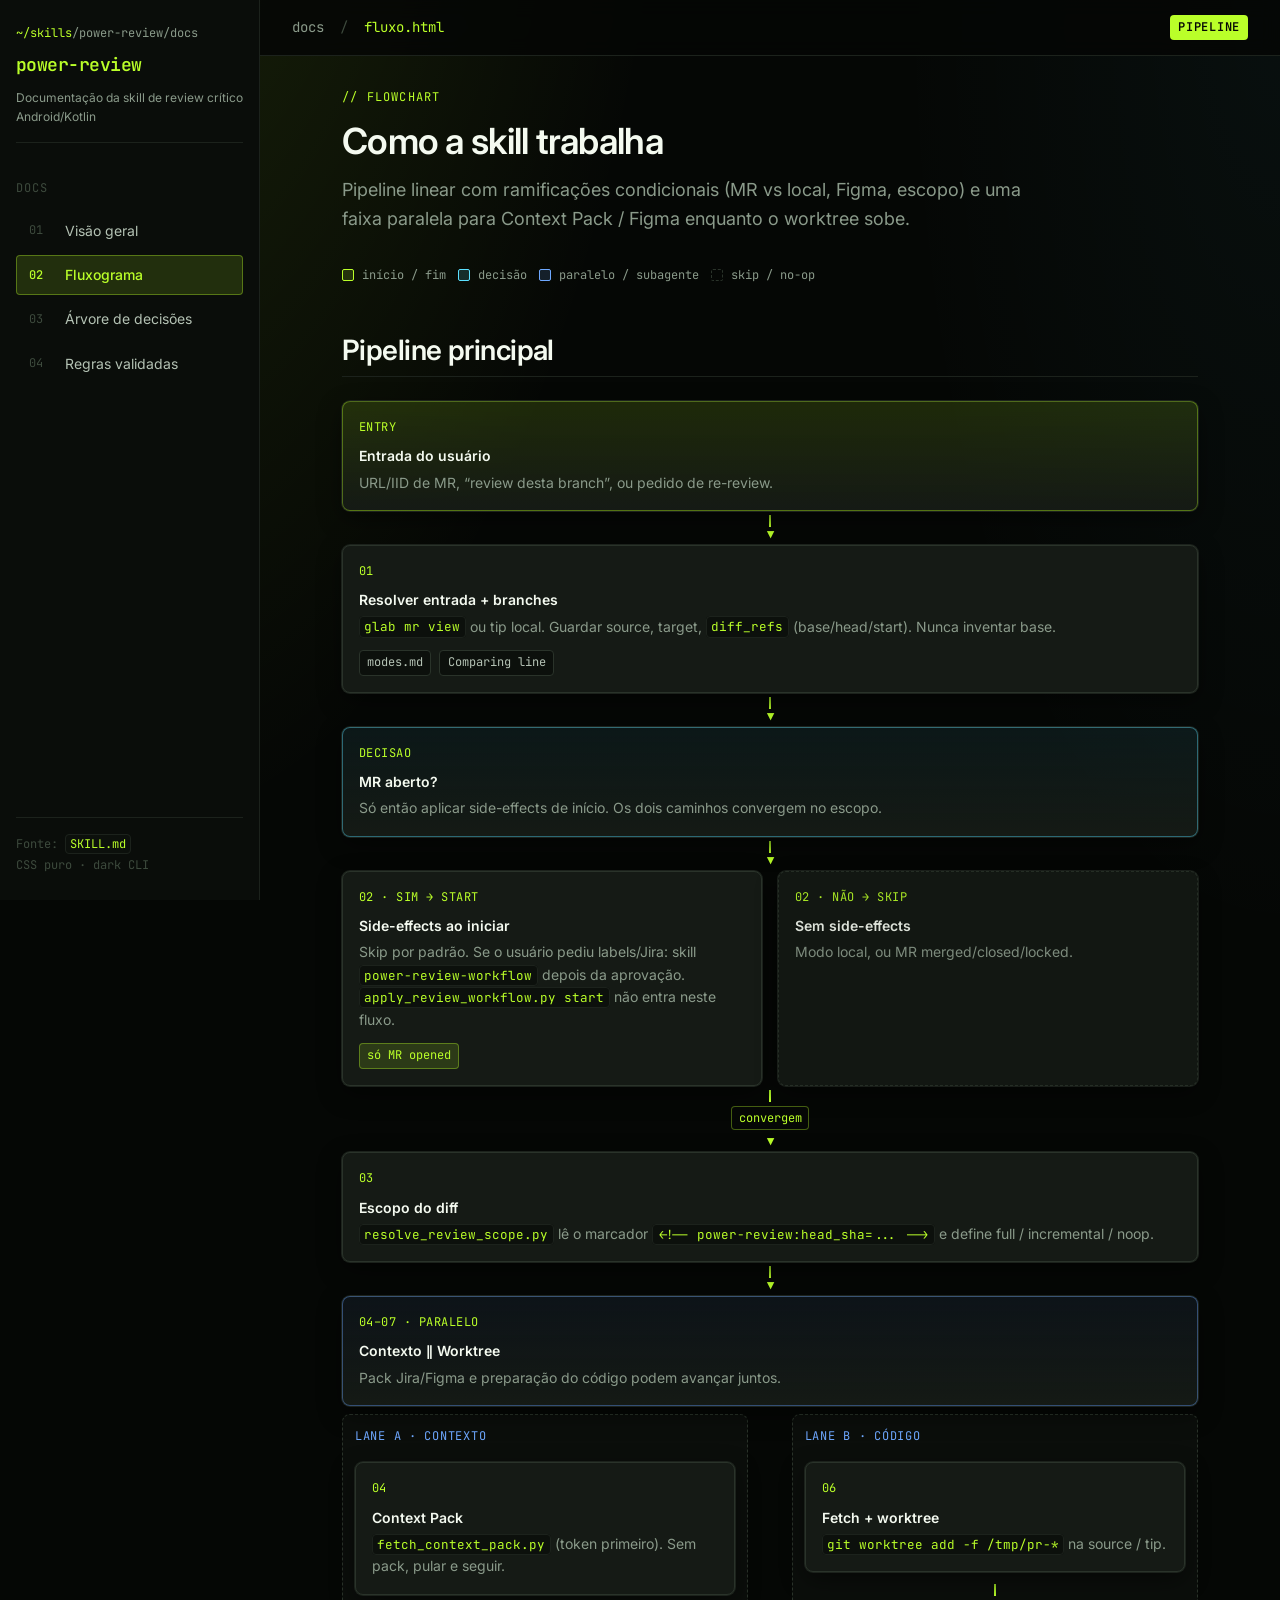
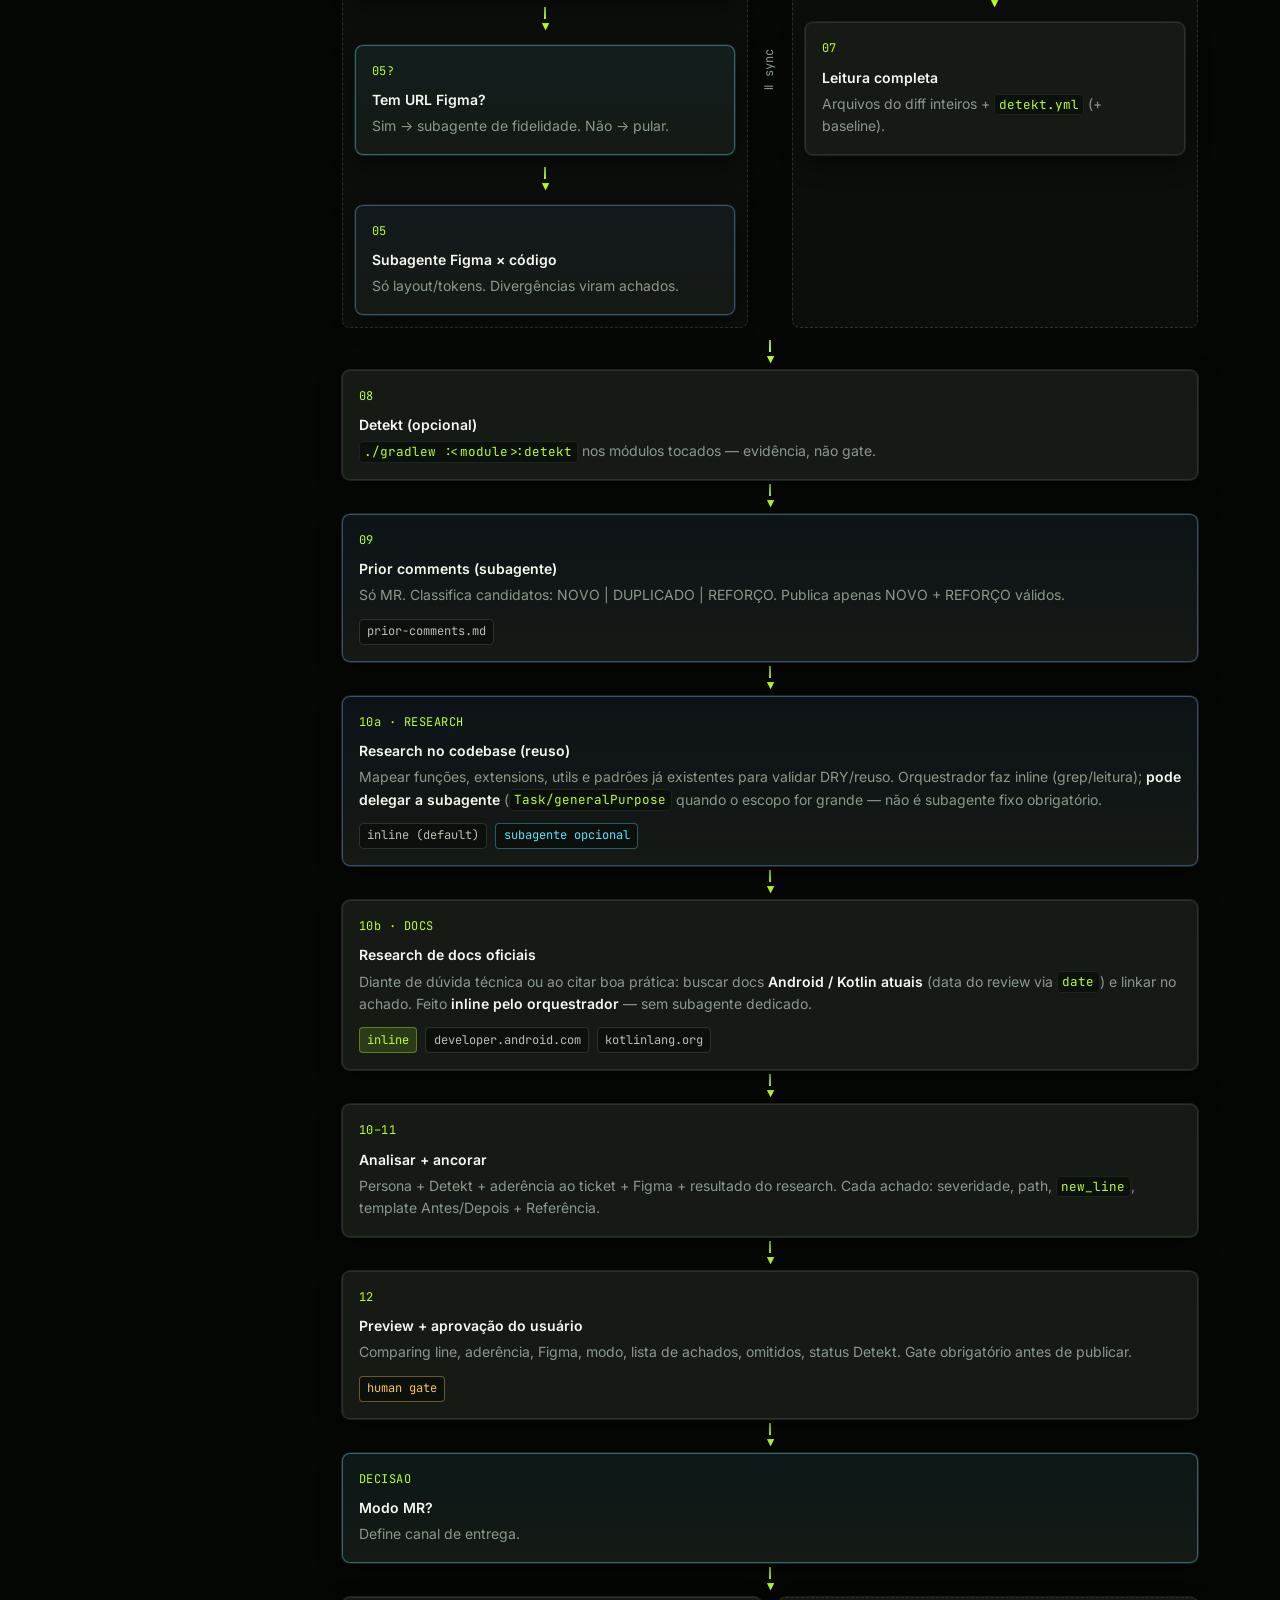
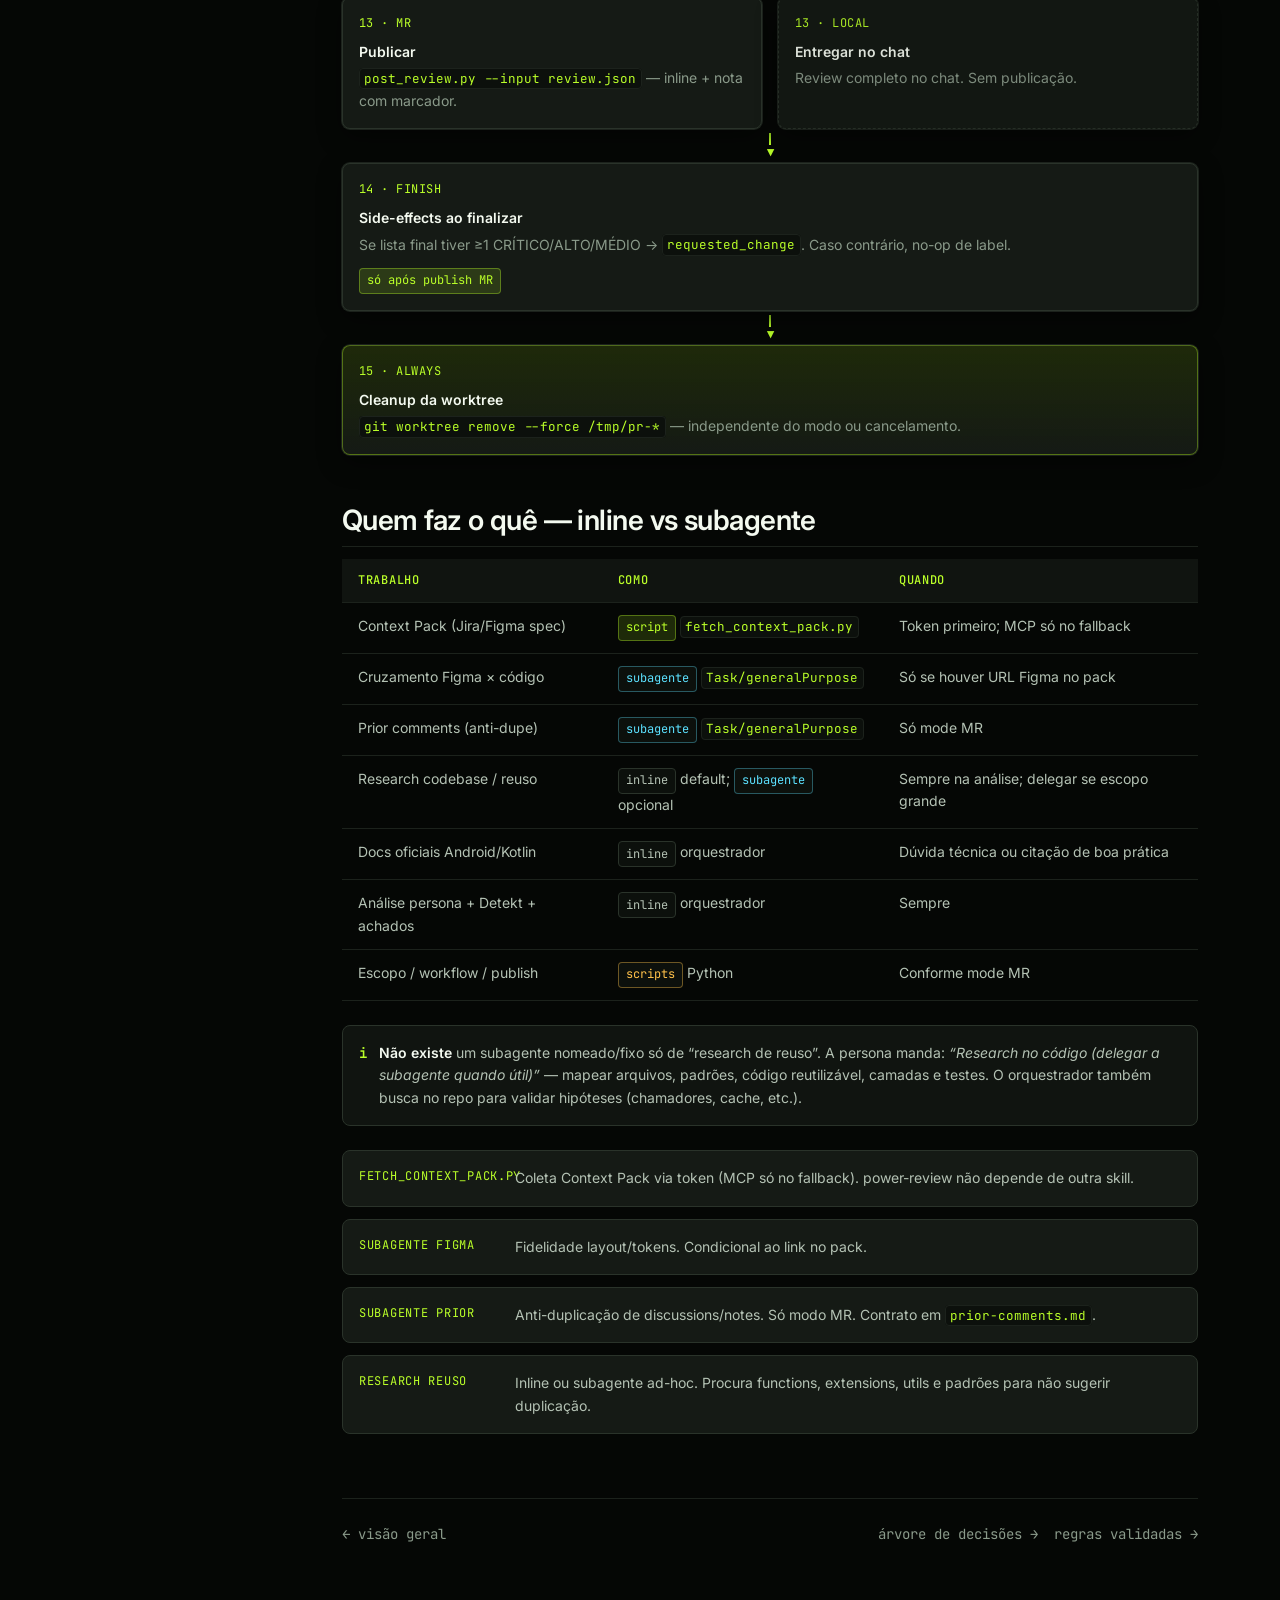
<file: skills/review/power-review/docs/fluxo.html>
<!DOCTYPE html>
<html lang="pt-BR">
<head>
  <meta charset="UTF-8" />
  <meta name="viewport" content="width=device-width, initial-scale=1" />
  <title>power-review — fluxograma</title>
  <link rel="preconnect" href="https://fonts.googleapis.com" />
  <link rel="preconnect" href="https://fonts.gstatic.com" crossorigin />
  <link href="https://fonts.googleapis.com/css2?family=Inter:wght@400;500;600;700&family=JetBrains+Mono:wght@400;500;600&display=swap" rel="stylesheet" />
  <link rel="stylesheet" href="assets/css/styles.css" />
</head>
<body>
  <div class="shell">
    <aside class="sidebar">
      <div class="brand">
        <div class="brand__prompt"><span>~/skills</span>/power-review/docs</div>
        <div class="brand__title">power-review</div>
        <div class="brand__sub">Documentação da skill de review crítico Android/Kotlin</div>
      </div>

      <nav class="nav" aria-label="Documentação">
        <div class="nav__label">docs</div>
        <a class="nav__link" href="index.html">
          <span class="nav__idx">01</span> Visão geral
        </a>
        <a class="nav__link is-active" href="fluxo.html">
          <span class="nav__idx">02</span> Fluxograma
        </a>
        <a class="nav__link" href="decisoes.html">
          <span class="nav__idx">03</span> Árvore de decisões
        </a>
        <a class="nav__link" href="regras.html">
          <span class="nav__idx">04</span> Regras validadas
        </a>
      </nav>

      <div class="sidebar__foot">
        Fonte: <code>SKILL.md</code><br />
        CSS puro · dark CLI
      </div>
    </aside>

    <div class="main">
      <header class="topbar">
        <div class="topbar__path">
          docs <span class="sep">/</span> <span class="file">fluxo.html</span>
        </div>
        <span class="topbar__badge">pipeline</span>
      </header>

      <main class="content">
        <header class="page-header">
          <div class="page-header__kicker">// flowchart</div>
          <h1>Como a skill trabalha</h1>
          <p class="lead">
            Pipeline linear com ramificações condicionais (MR vs local, Figma, escopo)
            e uma faixa paralela para Context Pack / Figma enquanto o worktree sobe.
          </p>
        </header>

        <div class="legend">
          <span class="legend__item">
            <span class="legend__swatch" style="background: var(--lime-glow); border-color: var(--lime);"></span>
            início / fim
          </span>
          <span class="legend__item">
            <span class="legend__swatch" style="background: rgba(92,225,255,.15); border-color: var(--cyan);"></span>
            decisão
          </span>
          <span class="legend__item">
            <span class="legend__swatch" style="background: rgba(110,168,255,.15); border-color: var(--blue);"></span>
            paralelo / subagente
          </span>
          <span class="legend__item">
            <span class="legend__swatch" style="border-style: dashed;"></span>
            skip / no-op
          </span>
        </div>

        <section id="pipeline">
          <h2>Pipeline principal</h2>

          <div class="flow" aria-label="Fluxograma do power-review">
            <div class="flow__node flow__node--start">
              <div class="flow__id">ENTRY</div>
              <p class="flow__title">Entrada do usuário</p>
              <p class="flow__desc">URL/IID de MR, “review desta branch”, ou pedido de re-review.</p>
            </div>

            <div class="flow__connector" aria-hidden="true"></div>

            <div class="flow__node">
              <div class="flow__id">01</div>
              <p class="flow__title">Resolver entrada + branches</p>
              <p class="flow__desc">
                <code>glab mr view</code> ou tip local. Guardar source, target,
                <code>diff_refs</code> (base/head/start). Nunca inventar base.
              </p>
              <div class="flow__tags">
                <span class="tag">modes.md</span>
                <span class="tag">Comparing line</span>
              </div>
            </div>

            <div class="flow__connector" aria-hidden="true"></div>

            <div class="flow__node flow__node--decision">
              <div class="flow__id">DECISAO</div>
              <p class="flow__title">MR aberto?</p>
              <p class="flow__desc">Só então aplicar side-effects de início. Os dois caminhos convergem no escopo.</p>
            </div>

            <div class="flow__connector" aria-hidden="true"></div>

            <div class="grid grid--2" style="margin-bottom: 0;">
              <div class="flow__node">
                <div class="flow__id">02 · SIM → START</div>
                <p class="flow__title">Side-effects ao iniciar</p>
                <p class="flow__desc">
                  Skip por padrão. Se o usuário pediu labels/Jira: skill
                  <code>power-review-workflow</code> depois da aprovação.
                  <code>apply_review_workflow.py start</code> não entra neste fluxo.
                </p>
                <div class="flow__tags">
                  <span class="tag tag--lime">só MR opened</span>
                </div>
              </div>
              <div class="flow__node flow__node--skip">
                <div class="flow__id">02 · NÃO → SKIP</div>
                <p class="flow__title">Sem side-effects</p>
                <p class="flow__desc">Modo local, ou MR merged/closed/locked.</p>
              </div>
            </div>

            <div class="flow__connector flow__connector--label" aria-hidden="true">
              <span class="flow__edge">convergem</span>
            </div>

            <div class="flow__node">
              <div class="flow__id">03</div>
              <p class="flow__title">Escopo do diff</p>
              <p class="flow__desc">
                <code>resolve_review_scope.py</code> lê o marcador
                <code>&lt;!-- power-review:head_sha=... --&gt;</code> e define
                full / incremental / noop.
              </p>
            </div>

            <div class="flow__connector" aria-hidden="true"></div>

            <!-- Parallel band -->
            <div class="flow__node flow__node--parallel">
              <div class="flow__id">04–07 · PARALELO</div>
              <p class="flow__title">Contexto ∥ Worktree</p>
              <p class="flow__desc">Pack Jira/Figma e preparação do código podem avançar juntos.</p>
            </div>

            <div class="flow-parallel">
              <div class="flow-parallel__lane">
                <div class="flow-parallel__label">lane A · contexto</div>
                <div class="flow__node">
                  <div class="flow__id">04</div>
                  <p class="flow__title">Context Pack</p>
                  <p class="flow__desc">
                    <code>fetch_context_pack.py</code> (token primeiro).
                    Sem pack, pular e seguir.
                  </p>
                </div>
                <div class="flow__connector" aria-hidden="true"></div>
                <div class="flow__node flow__node--decision">
                  <div class="flow__id">05?</div>
                  <p class="flow__title">Tem URL Figma?</p>
                  <p class="flow__desc">Sim → subagente de fidelidade. Não → pular.</p>
                </div>
                <div class="flow__connector" aria-hidden="true"></div>
                <div class="flow__node flow__node--parallel">
                  <div class="flow__id">05</div>
                  <p class="flow__title">Subagente Figma × código</p>
                  <p class="flow__desc">Só layout/tokens. Divergências viram achados.</p>
                </div>
              </div>

              <div class="flow-parallel__join">∥ sync</div>

              <div class="flow-parallel__lane">
                <div class="flow-parallel__label">lane B · código</div>
                <div class="flow__node">
                  <div class="flow__id">06</div>
                  <p class="flow__title">Fetch + worktree</p>
                  <p class="flow__desc">
                    <code>git worktree add -f /tmp/pr-*</code> na source / tip.
                  </p>
                </div>
                <div class="flow__connector" aria-hidden="true"></div>
                <div class="flow__node">
                  <div class="flow__id">07</div>
                  <p class="flow__title">Leitura completa</p>
                  <p class="flow__desc">
                    Arquivos do diff inteiros + <code>detekt.yml</code> (+ baseline).
                  </p>
                </div>
              </div>
            </div>

            <div class="flow__connector" aria-hidden="true"></div>

            <div class="flow__node">
              <div class="flow__id">08</div>
              <p class="flow__title">Detekt (opcional)</p>
              <p class="flow__desc">
                <code>./gradlew :&lt;module&gt;:detekt</code> nos módulos tocados — evidência, não gate.
              </p>
            </div>

            <div class="flow__connector" aria-hidden="true"></div>

            <div class="flow__node flow__node--parallel">
              <div class="flow__id">09</div>
              <p class="flow__title">Prior comments (subagente)</p>
              <p class="flow__desc">
                Só MR. Classifica candidatos: NOVO | DUPLICADO | REFORÇO.
                Publica apenas NOVO + REFORÇO válidos.
              </p>
              <div class="flow__tags">
                <span class="tag">prior-comments.md</span>
              </div>
            </div>

            <div class="flow__connector" aria-hidden="true"></div>

            <div class="flow__node flow__node--parallel">
              <div class="flow__id">10a · RESEARCH</div>
              <p class="flow__title">Research no codebase (reuso)</p>
              <p class="flow__desc">
                Mapear funções, extensions, utils e padrões já existentes para validar DRY/reuso.
                Orquestrador faz inline (grep/leitura); <strong>pode delegar a subagente</strong>
                (<code>Task/generalPurpose</code> quando o escopo for grande — não é subagente fixo obrigatório.
              </p>
              <div class="flow__tags">
                <span class="tag">inline (default)</span>
                <span class="tag tag--cyan">subagente opcional</span>
              </div>
            </div>

            <div class="flow__connector" aria-hidden="true"></div>

            <div class="flow__node">
              <div class="flow__id">10b · DOCS</div>
              <p class="flow__title">Research de docs oficiais</p>
              <p class="flow__desc">
                Diante de dúvida técnica ou ao citar boa prática: buscar docs
                <strong>Android / Kotlin atuais</strong> (data do review via <code>date</code>)
                e linkar no achado. Feito <strong>inline pelo orquestrador</strong> — sem subagente dedicado.
              </p>
              <div class="flow__tags">
                <span class="tag tag--lime">inline</span>
                <span class="tag">developer.android.com</span>
                <span class="tag">kotlinlang.org</span>
              </div>
            </div>

            <div class="flow__connector" aria-hidden="true"></div>

            <div class="flow__node">
              <div class="flow__id">10–11</div>
              <p class="flow__title">Analisar + ancorar</p>
              <p class="flow__desc">
                Persona + Detekt + aderência ao ticket + Figma + resultado do research.
                Cada achado: severidade, path, <code>new_line</code>, template Antes/Depois + Referência.
              </p>
            </div>

            <div class="flow__connector" aria-hidden="true"></div>

            <div class="flow__node">
              <div class="flow__id">12</div>
              <p class="flow__title">Preview + aprovação do usuário</p>
              <p class="flow__desc">
                Comparing line, aderência, Figma, modo, lista de achados, omitidos,
                status Detekt. Gate obrigatório antes de publicar.
              </p>
              <div class="flow__tags">
                <span class="tag tag--amber">human gate</span>
              </div>
            </div>

            <div class="flow__connector" aria-hidden="true"></div>

            <div class="flow__node flow__node--decision">
              <div class="flow__id">DECISAO</div>
              <p class="flow__title">Modo MR?</p>
              <p class="flow__desc">Define canal de entrega.</p>
            </div>

            <div class="flow__connector" aria-hidden="true"></div>

            <div class="grid grid--2" style="margin-bottom: 0;">
              <div class="flow__node">
                <div class="flow__id">13 · MR</div>
                <p class="flow__title">Publicar</p>
                <p class="flow__desc">
                  <code>post_review.py --input review.json</code> — inline + nota com marcador.
                </p>
              </div>
              <div class="flow__node flow__node--skip">
                <div class="flow__id">13 · LOCAL</div>
                <p class="flow__title">Entregar no chat</p>
                <p class="flow__desc">Review completo no chat. Sem publicação.</p>
              </div>
            </div>

            <div class="flow__connector" aria-hidden="true"></div>

            <div class="flow__node">
              <div class="flow__id">14 · FINISH</div>
              <p class="flow__title">Side-effects ao finalizar</p>
              <p class="flow__desc">
                Se lista final tiver ≥1 CRÍTICO/ALTO/MÉDIO →
                <code>requested_change</code>. Caso contrário, no-op de label.
              </p>
              <div class="flow__tags">
                <span class="tag tag--lime">só após publish MR</span>
              </div>
            </div>

            <div class="flow__connector" aria-hidden="true"></div>

            <div class="flow__node flow__node--end">
              <div class="flow__id">15 · ALWAYS</div>
              <p class="flow__title">Cleanup da worktree</p>
              <p class="flow__desc">
                <code>git worktree remove --force /tmp/pr-*</code> — independente do modo ou cancelamento.
              </p>
            </div>
          </div>
        </section>

        <section id="encadeamento">
          <h2>Quem faz o quê — inline vs subagente</h2>
          <table>
            <thead>
              <tr>
                <th>Trabalho</th>
                <th>Como</th>
                <th>Quando</th>
              </tr>
            </thead>
            <tbody>
              <tr>
                <td>Context Pack (Jira/Figma spec)</td>
                <td><span class="tag tag--lime">script</span> <code>fetch_context_pack.py</code></td>
                <td>Token primeiro; MCP só no fallback</td>
              </tr>
              <tr>
                <td>Cruzamento Figma × código</td>
                <td><span class="tag tag--cyan">subagente</span> <code>Task/generalPurpose</code></td>
                <td>Só se houver URL Figma no pack</td>
              </tr>
              <tr>
                <td>Prior comments (anti-dupe)</td>
                <td><span class="tag tag--cyan">subagente</span> <code>Task/generalPurpose</code></td>
                <td>Só mode MR</td>
              </tr>
              <tr>
                <td>Research codebase / reuso</td>
                <td><span class="tag">inline</span> default; <span class="tag tag--cyan">subagente</span> opcional</td>
                <td>Sempre na análise; delegar se escopo grande</td>
              </tr>
              <tr>
                <td>Docs oficiais Android/Kotlin</td>
                <td><span class="tag">inline</span> orquestrador</td>
                <td>Dúvida técnica ou citação de boa prática</td>
              </tr>
              <tr>
                <td>Análise persona + Detekt + achados</td>
                <td><span class="tag">inline</span> orquestrador</td>
                <td>Sempre</td>
              </tr>
              <tr>
                <td>Escopo / workflow / publish</td>
                <td><span class="tag tag--amber">scripts</span> Python</td>
                <td>Conforme mode MR</td>
              </tr>
            </tbody>
          </table>

          <div class="callout">
            <div class="callout__icon">i</div>
            <p>
              <strong>Não existe</strong> um subagente nomeado/fixo só de “research de reuso”.
              A persona manda: <em>“Research no código (delegar a subagente quando útil)”</em> —
              mapear arquivos, padrões, código reutilizável, camadas e testes.
              O orquestrador também busca no repo para validar hipóteses (chamadores, cache, etc.).
            </p>
          </div>

          <div class="path-map">
            <div class="path-map__item">
              <div class="path-map__key">fetch_context_pack.py</div>
              <p class="path-map__val">
                Coleta Context Pack via token (MCP só no fallback). power-review não depende de outra skill.
              </p>
            </div>
            <div class="path-map__item">
              <div class="path-map__key">subagente Figma</div>
              <p class="path-map__val">
                Fidelidade layout/tokens. Condicional ao link no pack.
              </p>
            </div>
            <div class="path-map__item">
              <div class="path-map__key">subagente prior</div>
              <p class="path-map__val">
                Anti-duplicação de discussions/notes. Só modo MR. Contrato em
                <code>prior-comments.md</code>.
              </p>
            </div>
            <div class="path-map__item">
              <div class="path-map__key">research reuso</div>
              <p class="path-map__val">
                Inline ou subagente ad-hoc. Procura functions, extensions, utils e padrões
                para não sugerir duplicação.
              </p>
            </div>
          </div>
        </section>

        <footer class="page-footer">
          <a href="index.html">← visão geral</a>
          <div style="display: flex; gap: var(--space-4); flex-wrap: wrap;">
            <a href="decisoes.html">árvore de decisões →</a>
            <a href="regras.html">regras validadas →</a>
          </div>
        </footer>
      </main>
    </div>
  </div>
</body>
</html>
</file>
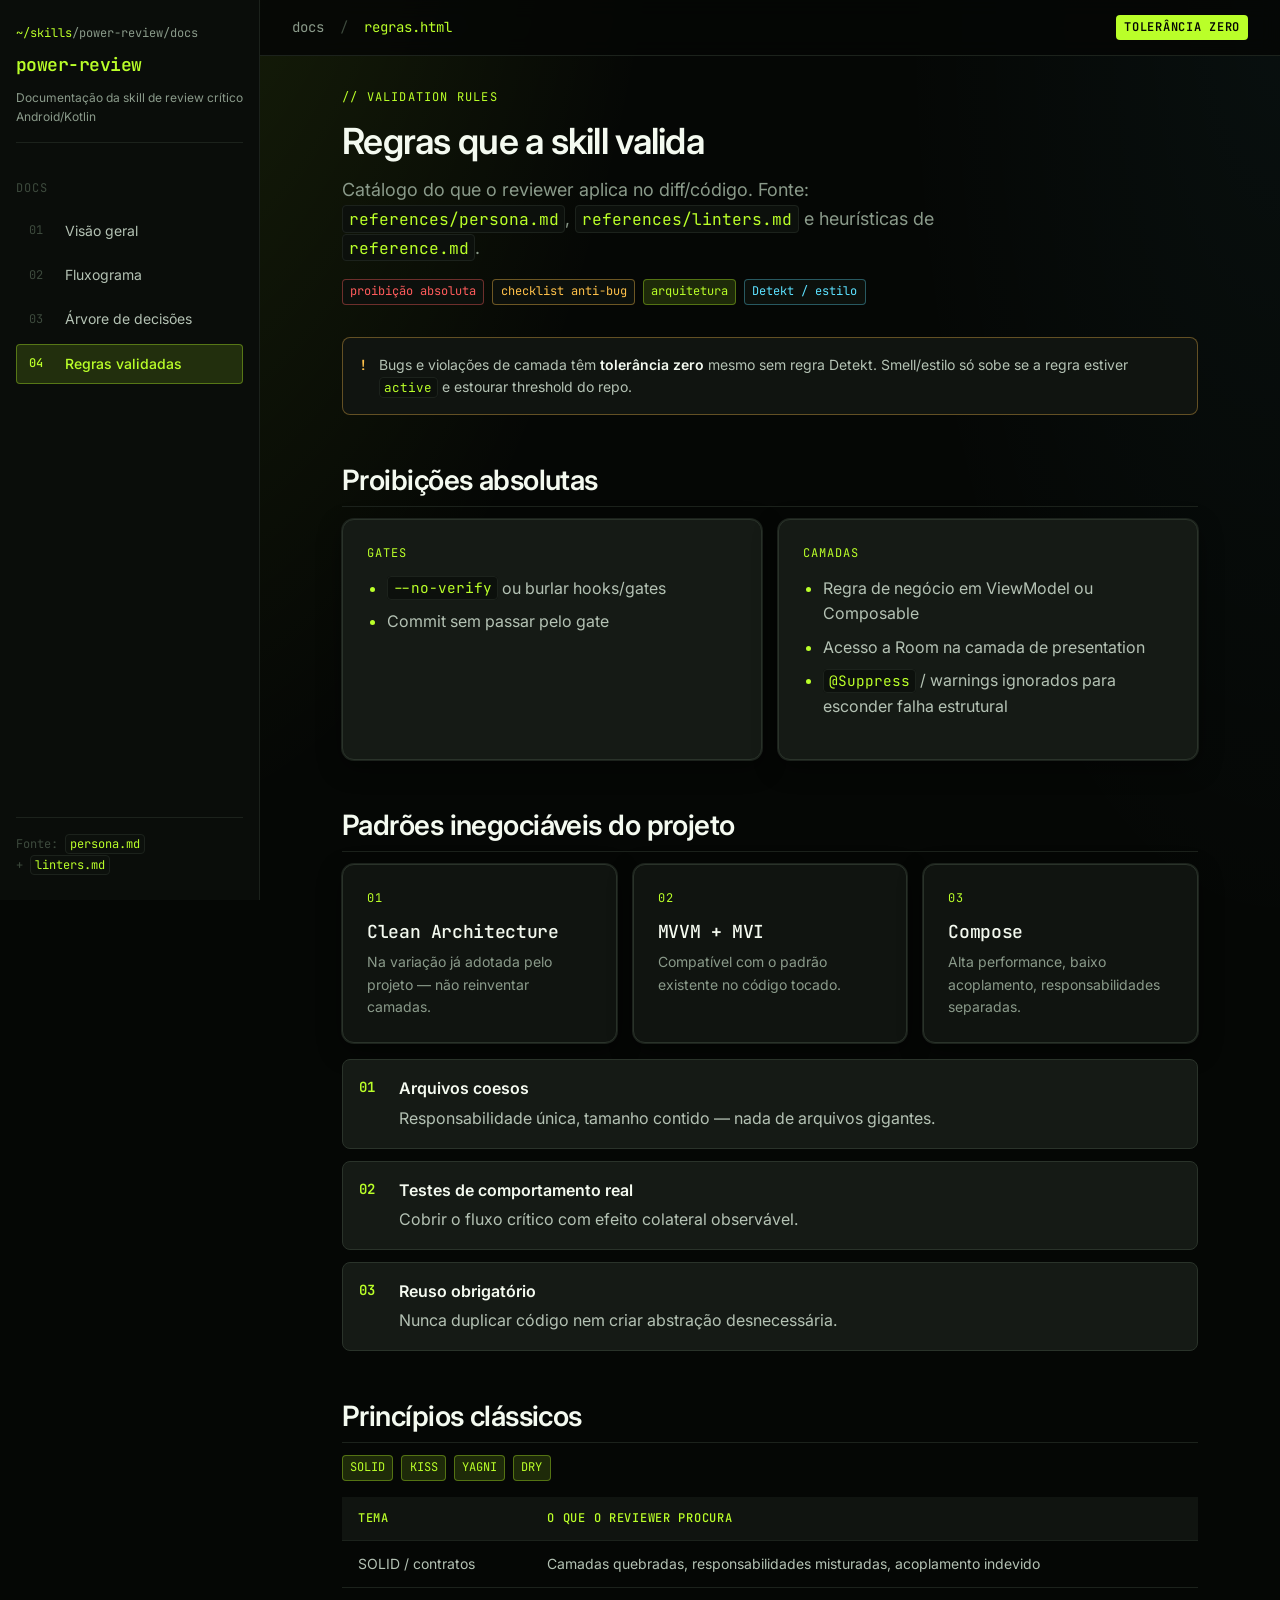
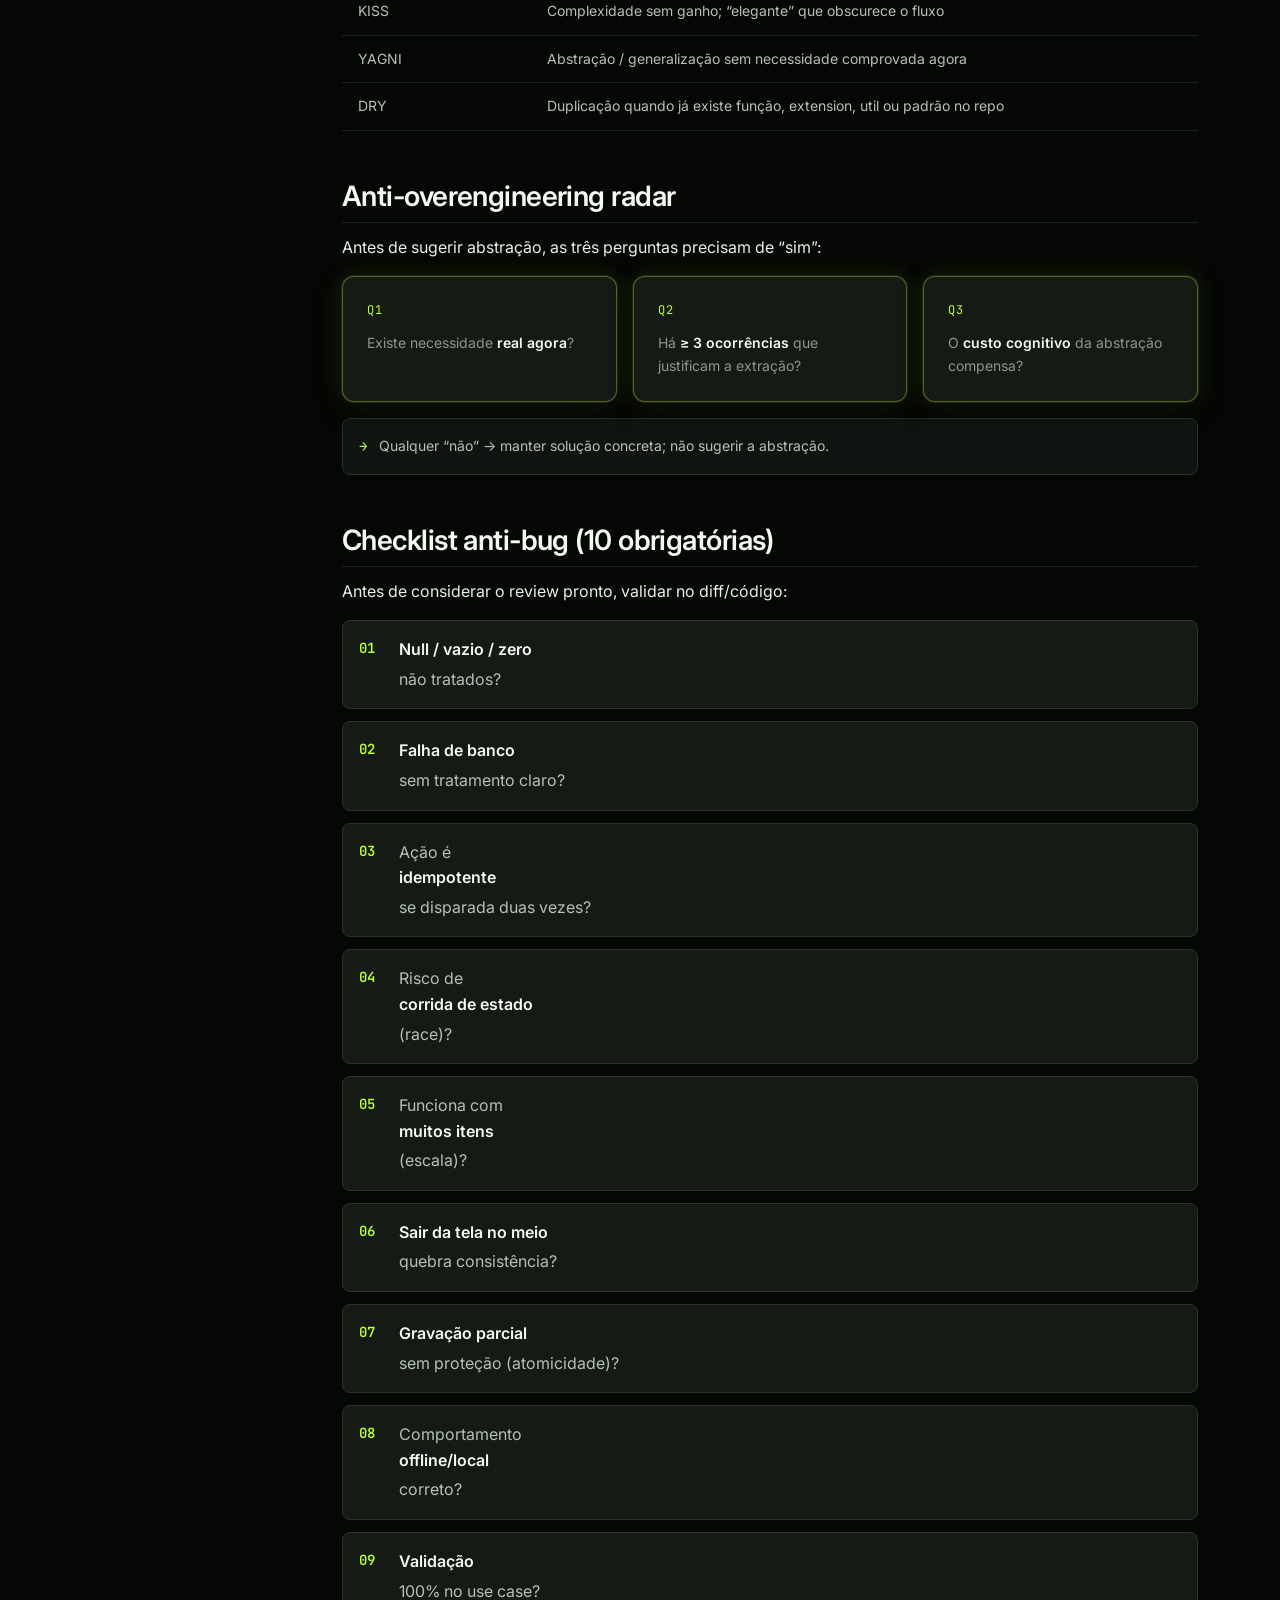
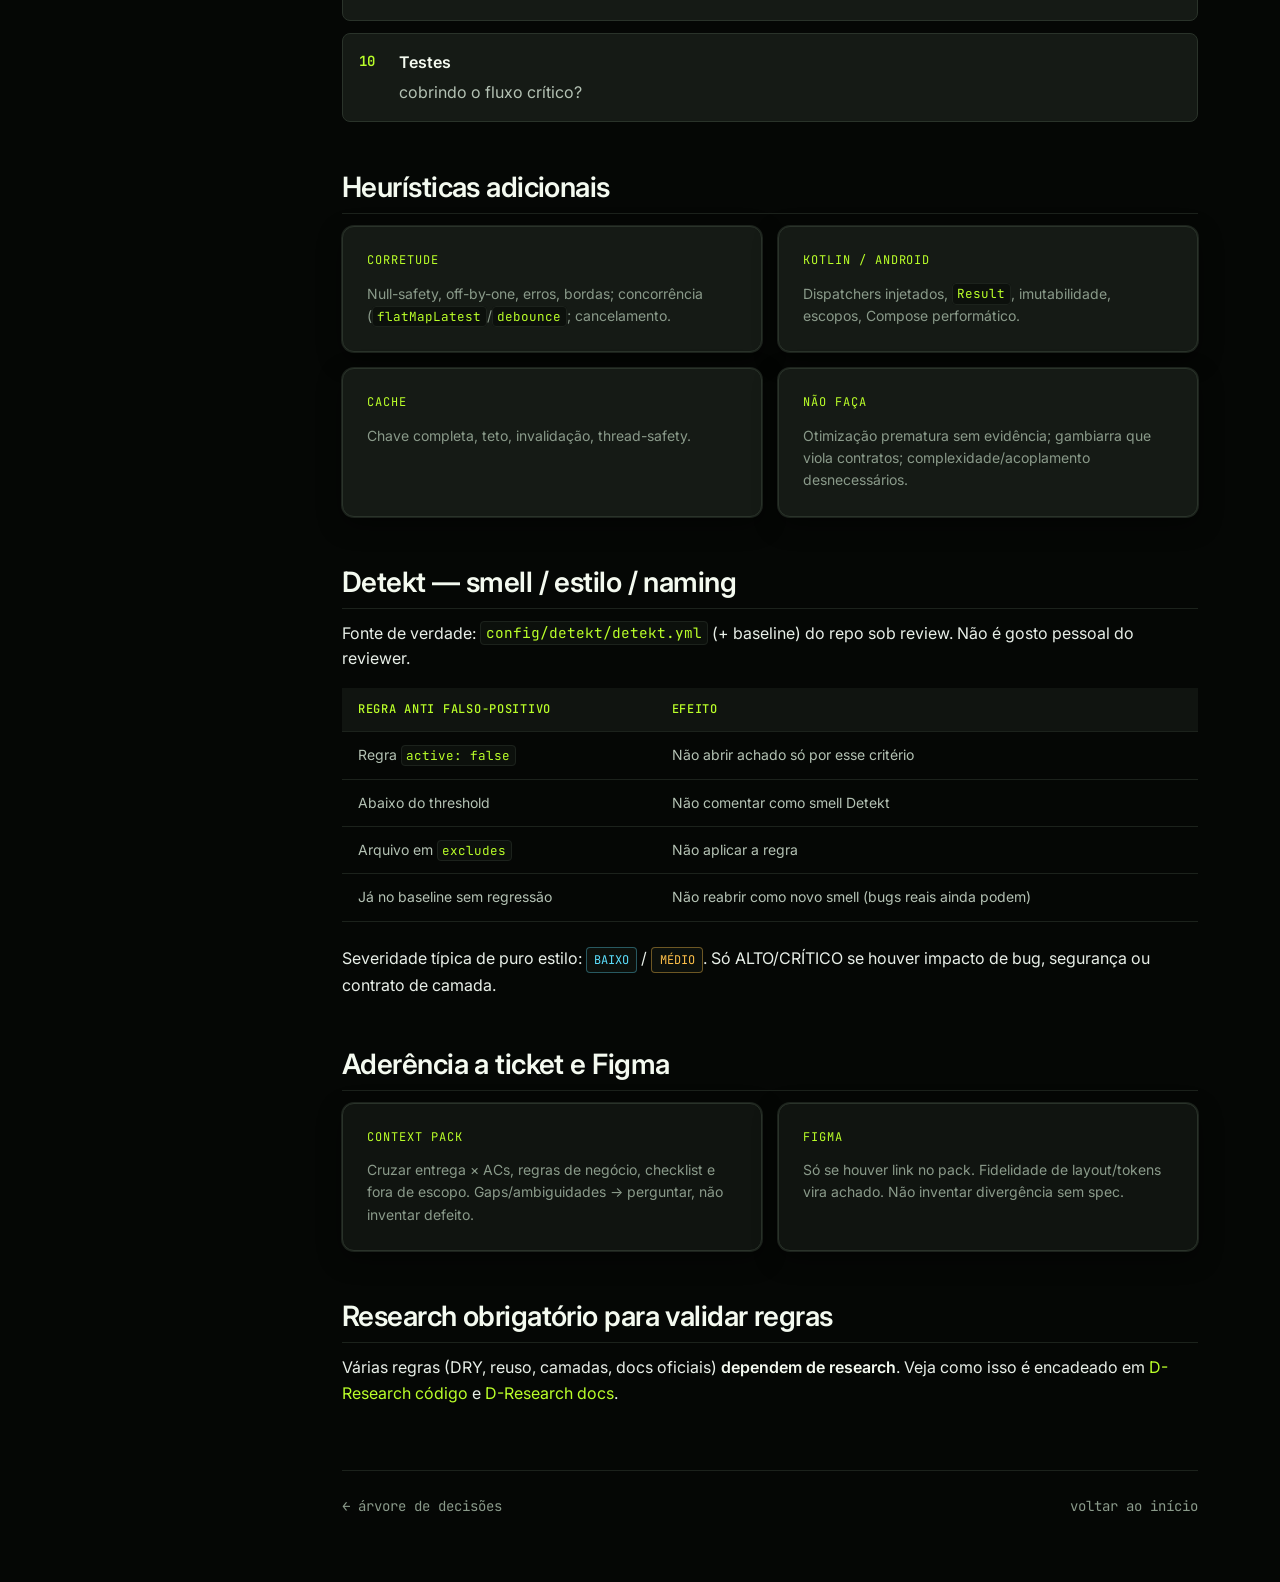
<file: skills/review/power-review/docs/regras.html>
<!DOCTYPE html>
<html lang="pt-BR">
<head>
  <meta charset="UTF-8" />
  <meta name="viewport" content="width=device-width, initial-scale=1" />
  <title>power-review — regras validadas</title>
  <link rel="preconnect" href="https://fonts.googleapis.com" />
  <link rel="preconnect" href="https://fonts.gstatic.com" crossorigin />
  <link href="https://fonts.googleapis.com/css2?family=Inter:wght@400;500;600;700&family=JetBrains+Mono:wght@400;500;600&display=swap" rel="stylesheet" />
  <link rel="stylesheet" href="assets/css/styles.css" />
</head>
<body>
  <div class="shell">
    <aside class="sidebar">
      <div class="brand">
        <div class="brand__prompt"><span>~/skills</span>/power-review/docs</div>
        <div class="brand__title">power-review</div>
        <div class="brand__sub">Documentação da skill de review crítico Android/Kotlin</div>
      </div>

      <nav class="nav" aria-label="Documentação">
        <div class="nav__label">docs</div>
        <a class="nav__link" href="index.html">
          <span class="nav__idx">01</span> Visão geral
        </a>
        <a class="nav__link" href="fluxo.html">
          <span class="nav__idx">02</span> Fluxograma
        </a>
        <a class="nav__link" href="decisoes.html">
          <span class="nav__idx">03</span> Árvore de decisões
        </a>
        <a class="nav__link is-active" href="regras.html">
          <span class="nav__idx">04</span> Regras validadas
        </a>
      </nav>

      <div class="sidebar__foot">
        Fonte: <code>persona.md</code><br />
        + <code>linters.md</code>
      </div>
    </aside>

    <div class="main">
      <header class="topbar">
        <div class="topbar__path">
          docs <span class="sep">/</span> <span class="file">regras.html</span>
        </div>
        <span class="topbar__badge">tolerância zero</span>
      </header>

      <main class="content">
        <header class="page-header">
          <div class="page-header__kicker">// validation rules</div>
          <h1>Regras que a skill valida</h1>
          <p class="lead">
            Catálogo do que o reviewer aplica no diff/código. Fonte:
            <code>references/persona.md</code>,
            <code>references/linters.md</code> e heurísticas de
            <code>reference.md</code>.
          </p>
          <div class="tag-row">
            <span class="tag tag--red">proibição absoluta</span>
            <span class="tag tag--amber">checklist anti-bug</span>
            <span class="tag tag--lime">arquitetura</span>
            <span class="tag tag--cyan">Detekt / estilo</span>
          </div>
        </header>

        <div class="callout callout--warn">
          <div class="callout__icon">!</div>
          <p>
            Bugs e violações de camada têm <strong>tolerância zero</strong> mesmo sem regra Detekt.
            Smell/estilo só sobe se a regra estiver <code>active</code> e estourar threshold do repo.
          </p>
        </div>

        <section id="proibicoes">
          <h2>Proibições absolutas</h2>
          <div class="grid grid--2">
            <article class="card">
              <div class="card__meta">gates</div>
              <ul>
                <li><code>--no-verify</code> ou burlar hooks/gates</li>
                <li>Commit sem passar pelo gate</li>
              </ul>
            </article>
            <article class="card">
              <div class="card__meta">camadas</div>
              <ul>
                <li>Regra de negócio em ViewModel ou Composable</li>
                <li>Acesso a Room na camada de presentation</li>
                <li><code>@Suppress</code> / warnings ignorados para esconder falha estrutural</li>
              </ul>
            </article>
          </div>
        </section>

        <section id="arquitetura">
          <h2>Padrões inegociáveis do projeto</h2>
          <div class="grid grid--3">
            <article class="card card--soft">
              <div class="card__meta">01</div>
              <h3 class="card__title">Clean Architecture</h3>
              <p class="card__body">Na variação já adotada pelo projeto — não reinventar camadas.</p>
            </article>
            <article class="card card--soft">
              <div class="card__meta">02</div>
              <h3 class="card__title">MVVM + MVI</h3>
              <p class="card__body">Compatível com o padrão existente no código tocado.</p>
            </article>
            <article class="card card--soft">
              <div class="card__meta">03</div>
              <h3 class="card__title">Compose</h3>
              <p class="card__body">Alta performance, baixo acoplamento, responsabilidades separadas.</p>
            </article>
          </div>
          <ul class="steps" style="margin-top: var(--space-4);">
            <li>
              <strong>Arquivos coesos</strong>
              Responsabilidade única, tamanho contido — nada de arquivos gigantes.
            </li>
            <li>
              <strong>Testes de comportamento real</strong>
              Cobrir o fluxo crítico com efeito colateral observável.
            </li>
            <li>
              <strong>Reuso obrigatório</strong>
              Nunca duplicar código nem criar abstração desnecessária.
            </li>
          </ul>
        </section>

        <section id="principios">
          <h2>Princípios clássicos</h2>
          <div class="tag-row">
            <span class="tag tag--lime">SOLID</span>
            <span class="tag tag--lime">KISS</span>
            <span class="tag tag--lime">YAGNI</span>
            <span class="tag tag--lime">DRY</span>
          </div>
          <table>
            <thead>
              <tr>
                <th>Tema</th>
                <th>O que o reviewer procura</th>
              </tr>
            </thead>
            <tbody>
              <tr>
                <td>SOLID / contratos</td>
                <td>Camadas quebradas, responsabilidades misturadas, acoplamento indevido</td>
              </tr>
              <tr>
                <td>KISS</td>
                <td>Complexidade sem ganho; “elegante” que obscurece o fluxo</td>
              </tr>
              <tr>
                <td>YAGNI</td>
                <td>Abstração / generalização sem necessidade comprovada agora</td>
              </tr>
              <tr>
                <td>DRY</td>
                <td>Duplicação quando já existe função, extension, util ou padrão no repo</td>
              </tr>
            </tbody>
          </table>
        </section>

        <section id="anti-overeng">
          <h2>Anti-overengineering radar</h2>
          <p>Antes de sugerir abstração, as três perguntas precisam de “sim”:</p>
          <div class="grid grid--3">
            <article class="card card--accent">
              <div class="card__meta">Q1</div>
              <p class="card__body">Existe necessidade <strong>real agora</strong>?</p>
            </article>
            <article class="card card--accent">
              <div class="card__meta">Q2</div>
              <p class="card__body">Há <strong>≥ 3 ocorrências</strong> que justificam a extração?</p>
            </article>
            <article class="card card--accent">
              <div class="card__meta">Q3</div>
              <p class="card__body">O <strong>custo cognitivo</strong> da abstração compensa?</p>
            </article>
          </div>
          <div class="callout" style="margin-top: var(--space-4);">
            <div class="callout__icon">→</div>
            <p>Qualquer “não” → manter solução concreta; não sugerir a abstração.</p>
          </div>
        </section>

        <section id="anti-bug">
          <h2>Checklist anti-bug (10 obrigatórias)</h2>
          <p>Antes de considerar o review pronto, validar no diff/código:</p>
          <ol class="steps">
            <li><strong>Null / vazio / zero</strong> não tratados?</li>
            <li><strong>Falha de banco</strong> sem tratamento claro?</li>
            <li>Ação é <strong>idempotente</strong> se disparada duas vezes?</li>
            <li>Risco de <strong>corrida de estado</strong> (race)?</li>
            <li>Funciona com <strong>muitos itens</strong> (escala)?</li>
            <li><strong>Sair da tela no meio</strong> quebra consistência?</li>
            <li><strong>Gravação parcial</strong> sem proteção (atomicidade)?</li>
            <li>Comportamento <strong>offline/local</strong> correto?</li>
            <li><strong>Validação</strong> 100% no use case?</li>
            <li><strong>Testes</strong> cobrindo o fluxo crítico?</li>
          </ol>
        </section>

        <section id="heuristicas">
          <h2>Heurísticas adicionais</h2>
          <div class="grid grid--2">
            <article class="card">
              <div class="card__meta">corretude</div>
              <p class="card__body">
                Null-safety, off-by-one, erros, bordas; concorrência
                (<code>flatMapLatest</code>/<code>debounce</code>; cancelamento.
              </p>
            </article>
            <article class="card">
              <div class="card__meta">Kotlin / Android</div>
              <p class="card__body">
                Dispatchers injetados, <code>Result</code>, imutabilidade, escopos, Compose performático.
              </p>
            </article>
            <article class="card">
              <div class="card__meta">cache</div>
              <p class="card__body">
                Chave completa, teto, invalidação, thread-safety.
              </p>
            </article>
            <article class="card">
              <div class="card__meta">não faça</div>
              <p class="card__body">
                Otimização prematura sem evidência; gambiarra que viola contratos;
                complexidade/acoplamento desnecessários.
              </p>
            </article>
          </div>
        </section>

        <section id="detekt">
          <h2>Detekt — smell / estilo / naming</h2>
          <p>
            Fonte de verdade: <code>config/detekt/detekt.yml</code> (+ baseline) do repo sob review.
            Não é gosto pessoal do reviewer.
          </p>
          <table>
            <thead>
              <tr>
                <th>Regra anti falso-positivo</th>
                <th>Efeito</th>
              </tr>
            </thead>
            <tbody>
              <tr>
                <td>Regra <code>active: false</code></td>
                <td>Não abrir achado só por esse critério</td>
              </tr>
              <tr>
                <td>Abaixo do threshold</td>
                <td>Não comentar como smell Detekt</td>
              </tr>
              <tr>
                <td>Arquivo em <code>excludes</code></td>
                <td>Não aplicar a regra</td>
              </tr>
              <tr>
                <td>Já no baseline sem regressão</td>
                <td>Não reabrir como novo smell (bugs reais ainda podem)</td>
              </tr>
            </tbody>
          </table>
          <p>
            Severidade típica de puro estilo: <span class="tag tag--cyan">BAIXO</span> /
            <span class="tag tag--amber">MÉDIO</span>. Só ALTO/CRÍTICO se houver impacto de bug,
            segurança ou contrato de camada.
          </p>
        </section>

        <section id="contexto">
          <h2>Aderência a ticket e Figma</h2>
          <div class="grid grid--2">
            <article class="card card--soft">
              <div class="card__meta">Context Pack</div>
              <p class="card__body">
                Cruzar entrega × ACs, regras de negócio, checklist e fora de escopo.
                Gaps/ambiguidades → perguntar, não inventar defeito.
              </p>
            </article>
            <article class="card card--soft">
              <div class="card__meta">Figma</div>
              <p class="card__body">
                Só se houver link no pack. Fidelidade de layout/tokens vira achado.
                Não inventar divergência sem spec.
              </p>
            </article>
          </div>
        </section>

        <section id="research-link">
          <h2>Research obrigatório para validar regras</h2>
          <p>
            Várias regras (DRY, reuso, camadas, docs oficiais) <strong>dependem de research</strong>.
            Veja como isso é encadeado em
            <a href="decisoes.html#d-research-code">D-Research código</a> e
            <a href="decisoes.html#d-research-docs">D-Research docs</a>.
          </p>
        </section>

        <footer class="page-footer">
          <a href="decisoes.html">← árvore de decisões</a>
          <a href="index.html">voltar ao início</a>
        </footer>
      </main>
    </div>
  </div>
</body>
</html>
</file>
<file: skills/review/power-review/docs/assets/css/styles.css>
/* Entry point — import order matters */
@import url("tokens.css");
@import url("base.css");
@import url("layout.css");
@import url("components.css");
@import url("diagrams.css");
</file>
